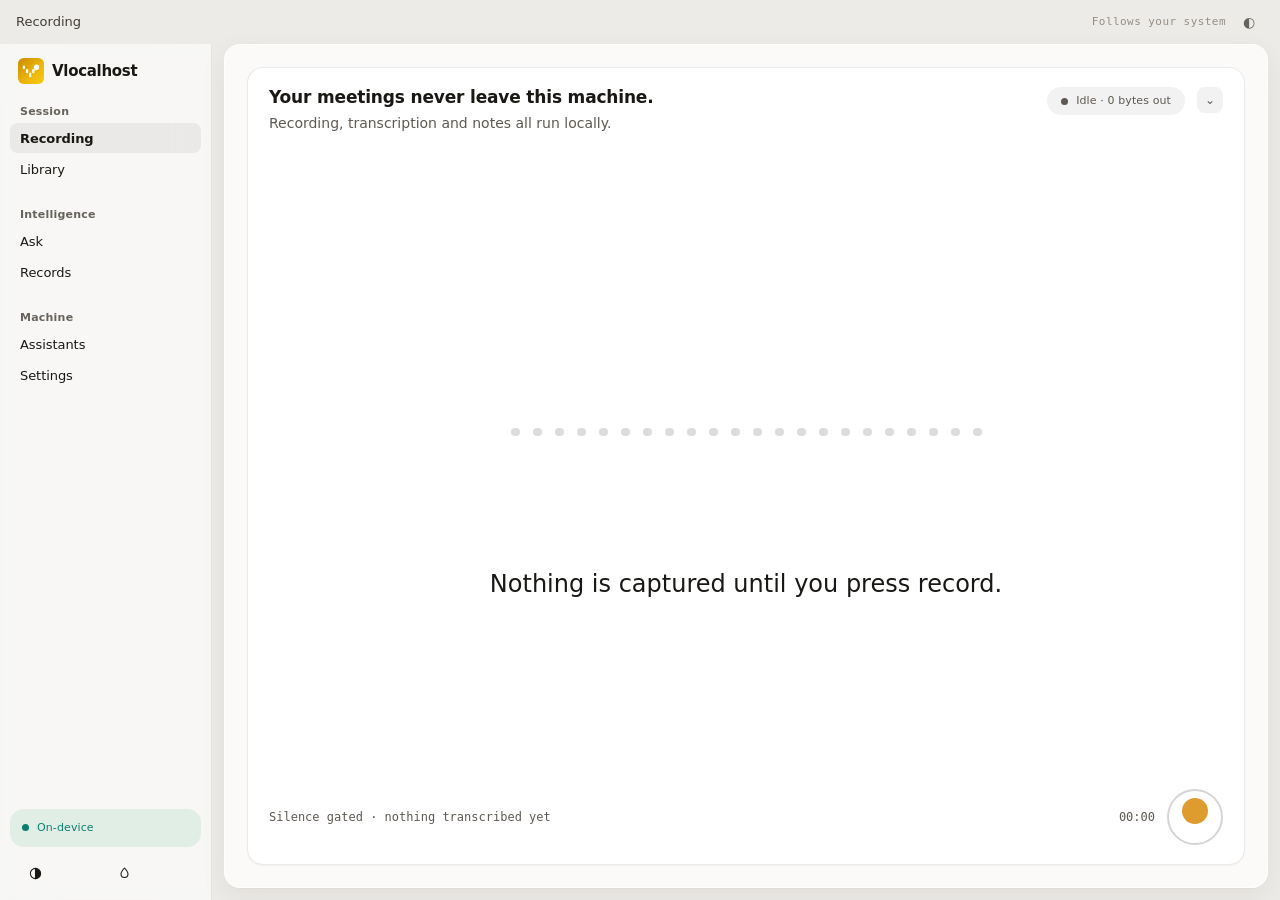
<file: ui-next/index.html>
<!doctype html>
<html lang="en">
<head>
<meta charset="utf-8">
<meta name="viewport" content="width=device-width, initial-scale=1">
<title>Vlocalhost — Aurora</title>
<!-- No font link. This app's claim is that it makes no network requests, and a
     stylesheet from fonts.googleapis.com is one, made on launch, while the pill
     in the corner reads "0 bytes out". Brand faces get bundled locally or not
     used. See tokens.css. -->
<link rel="stylesheet" href="tokens.css">
<link rel="stylesheet" href="app.css">
</head>
<body>

<div class="sky" aria-hidden="true"><b></b><b></b><b></b></div>

<!-- ================================================== FIRST RUN ========= -->
<!-- The five questions setup has always asked, in this window instead of a
     tkinter one. Same order, same wording, same defaults, same settings
     written at the end — `setup_wizard.plan()` does the deciding for both, so
     they cannot answer differently.

     It is a cover over the app rather than a sixth screen: setup is finished
     once and then never seen again, and a nav item for it would be a nav item
     that is wrong on every run after the first. -->
<div class="setup" id="setup" hidden>
  <div class="setup-card" role="dialog" aria-modal="true" aria-labelledby="su-h">
    <div class="setup-step" id="su-step">Step 1 of 5</div>
    <h1 class="h" id="su-h">Everything stays on this machine</h1>
    <p class="setup-sub" id="su-sub">A few quick questions and you're recording.
      Every answer can be changed later in Settings.</p>

    <div class="setup-body" id="su-body"></div>

    <div class="setup-foot">
      <button class="btn" id="su-back">Back</button>
      <span class="setup-outcome" id="su-outcome"></span>
      <button class="btn primary" id="su-next">Next</button>
    </div>
  </div>
</div>

<div class="app">
  <div class="chrome">
    <span class="t" id="chrome-title">Recording</span>
    <!-- Appearance. Three states, not two: "System" is the default and keeps
         dark-mode.md's rule that an app answers the systemwide choice. The
         other two are for somebody who has decided. One cycling button rather
         than three, because it lives in a 44px chrome bar. -->
    <span class="appear-wrap">
      <span class="appear-note" id="appearance-note">Follows Windows</span>
      <button class="appear" id="appearance" type="button"
              title="Appearance" aria-label="Appearance: system"></button>
    </span>
  </div>

  <div class="shell">
    <nav class="nav" aria-label="Sections">
      <!-- The mark sits in the sidebar, not the top bar: the design puts it
           at the head of the column it belongs to, and the band above the
           content is for the screen you are on. -->
      <div class="brand">
  <svg width="26" height="26" viewBox="0 0 200 200" aria-hidden="true">
  <defs><linearGradient id="g" x1="0" y1="0" x2="1" y2="1">
  <stop offset="0%" stop-color="#CA8A04"/><stop offset="55%" stop-color="#EAB308"/>
  <stop offset="100%" stop-color="#FACC15"/></linearGradient></defs>
  <rect width="200" height="200" rx="44" fill="url(#g)"/>
  <g transform="translate(19.11 23.39) scale(0.7778)" fill="#fff">
  <rect x="23" y="44" width="22" height="36" rx="11"/>
  <rect x="54" y="79" width="22" height="42" rx="11"/>
  <rect x="85" y="114" width="22" height="48" rx="11"/>
  <rect x="116" y="79" width="22" height="42" rx="11"/>
  <circle cx="158" cy="62" r="27"/><path d="M 143 79 L 131 100 L 163 81 Z"/>
  </g>
  </svg>
        <span class="wordmark">Vlocalhost</span>
      </div>
      <div class="g">Session</div>
      <button data-screen="record" aria-current="page"><span class="dot"></span>Recording</button>
      <button data-screen="library"><span class="dot"></span>Library</button>
      <div class="g">Intelligence</div>
      <button data-screen="ask"><span class="dot"></span>Ask</button>
      <!-- Only when an extension supplies records (records_provider). The free
           build never shows it: a screen that can only say "not available" is
           an advert, not a feature. -->
      <button data-screen="records" id="nav-records" hidden><span class="dot"></span>Records</button>
      <div class="g">Machine</div>
      <button data-screen="assistants"><span class="dot"></span>Assistants</button>
      <button data-screen="settings"><span class="dot"></span>Settings</button>
      <div class="foot"><b></b>On-device</div>
      <!-- View controls, in the sidebar where window chrome belongs. Appearance
           delegates to the control in the top bar rather than keeping a second
           copy of the state: that one already cycles system/light/dark and
           writes the choice to settings, so this is a second way to reach it,
           not a second source of truth. Blur is a view preference only — it
           never leaves the browser's localStorage, because nothing about how
           frosted a panel looks belongs in the engine's settings file. -->
      <div class="viewctl">
        <button class="vbtn" id="ui-theme" type="button" title="Appearance"></button>
        <button class="vbtn" id="ui-blur" type="button" title="Glass blur"></button>
      </div>
    </nav>

    <div class="body" id="body">

      <!-- ============================================ RECORDING ========== -->
      <section class="screen" id="screen-record">
        <!-- ================================================ THE STAGE ====
             The capture surface, and the one opaque thing in the window. It
             carries the meter and the sentence being said, and a translucent
             ground under moving type is where contrast and compositing cost
             fail at the same time -- so it is a solid panel, it is never
             blurred, and it never overlaps the two blurred regions.

             Every id in here was already in this screen: the stage is a new
             arrangement of the same parts, not new parts, so app.js keeps
             driving the meter, the title, the gate line and the button
             exactly as it did. -->
        <div class="stage" id="stage">
          <div class="stage-head">
            <div class="stage-id">
              <h1 class="h" id="rec-title">Your meetings never leave this machine.</h1>
              <div class="meta lede" id="rec-meta">Recording, transcription and notes all run locally.</div>
            </div>
            <span class="pill live" id="live-pill"><b></b><span id="live-text">Idle · 0 bytes out</span></span>
            <button class="stage-toggle" id="stage-toggle" aria-expanded="true"
                    aria-controls="screen-record" title="Show transcript and notes">⤡</button>
          </div>

          <div class="stage-mid">
            <div class="wave" id="wave" role="img" aria-label="Input level meter"></div>
            <!-- What is being said, large. #said-final is decoded and settled;
                 #said-prov is the tail the model has not finished with, and it
                 is deliberately under the contrast floor because it is never
                 the only copy -- the same words arrive at full ink in the Live
                 transcript below a moment later. -->
            <!-- The sentences just before it, so what was said stays on screen
                 while the stage fills the window and the full transcript is
                 folded away below. Mirrored from #lines; never the record. -->
            <div class="said-prev" id="said-prev" aria-hidden="true"></div>
            <p class="said" id="said">
              <span id="said-final">Nothing is captured until you press record.</span><span
                    id="said-prov" class="prov"></span>
            </p>
          </div>

          <div class="stage-foot">
            <span class="gate" id="gate">Silence gated · nothing transcribed yet</span>
            <span class="clock" id="clock">00:00</span>
            <button class="btn primary rec-dot" id="record" data-state="idle">● Start recording</button>
          </div>
        </div>

        <div class="under">
          <div class="actions">
            <button class="btn" id="open-folder">Open notes folder</button>
            <!-- settings.md › Task-specific options: what is captured is a
                 property of this recording, so it is changed here, beside the
                 meter that shows it. Settings holds the same control. -->
            <span class="inline-field">
              <label for="rec-source">Source</label>
              <select id="rec-source" class="sel sm" data-setting="CAPTURE_MODE">
                <option value="both">Mic + system audio</option>
                <option value="mic">Microphone only</option>
                <option value="system">System audio only</option>
              </select>
            </span>
          </div>

          <div class="firstrun" id="firstrun" hidden></div>

          <!-- Said before the button, not after the recording: finding out that
               notes cannot be written after sitting through an hour-long
               meeting is the worst possible moment to learn it. -->
          <div class="notready" id="notready" hidden>
            <strong>Recording works. Notes will not be written yet.</strong>
            <span id="notready-why"></span>
            <button class="btn" id="notready-fix">Open Settings</button>
          </div>

          <div class="sect">
            <button class="disclose" aria-expanded="true" aria-controls="transcript">
              <span class="tri" aria-hidden="true">▶</span> Live transcript
            </button>
            <div class="body-in" id="transcript" role="log" aria-live="polite" aria-relevant="additions">
              <div class="lines" id="lines">
                <div class="ln hint"><span class="ts"></span><p>Silence is ignored — lines appear when someone speaks.</p></div>
              </div>
            </div>
          </div>

          <div class="sect">
            <button class="disclose" aria-expanded="true" aria-controls="pending">
              <span class="tri" aria-hidden="true">▶</span> Summarizing
            </button>
            <div class="body-in" id="pending">
              <div class="empty" id="pending-empty">
                <strong>Notes appear here when a recording stops.</strong>
                Summarizing runs in the background, so you can start the next meeting straight away.
              </div>
              <div class="rowlist" id="rows" hidden></div>
            </div>
          </div>
        </div>
      </section>

      <section class="screen" id="screen-meeting" hidden>
        <button class="btn back" id="back">← Library</button>
        <span class="pill warm" id="m-pill">Follow-up ready to draft</span>
        <h1 class="h" id="m-title">Nexon — pricing review</h1>
        <div class="meta" id="m-meta">Tuesday 14:02 · Soham, Priya · 32 min · transcribed here</div>

        <!-- Aurora's order: the notes, and underneath them the facts. -->
        <div class="sect">
          <button class="disclose" aria-expanded="true" aria-controls="m-summary">
            <span class="tri" aria-hidden="true">▶</span> Summary
          </button>
          <div class="body-in" id="m-summary">
            <p class="summary-text" id="m-summary-text"></p>
          </div>
        </div>

        <div class="sect">
          <button class="disclose" aria-expanded="true" aria-controls="m-facts">
            <span class="tri" aria-hidden="true">▶</span> What can be checked
          </button>
          <div class="body-in" id="m-facts"></div>
        </div>

        <div class="sect">
          <button class="disclose" aria-expanded="true" aria-controls="m-next">
            <span class="tri" aria-hidden="true">▶</span> Next steps
          </button>
          <div class="body-in" id="m-next"></div>
        </div>
      </section>

      <!-- ============================================ LIBRARY ============ -->
      <section class="screen" id="screen-library" hidden>
        <h1 class="h">Library</h1>
        <div class="meta">Everything recorded on this machine</div>
        <!-- What has accumulated here, counted from the files themselves.
             Every figure is read off disk: nothing is estimated, nothing is a
             score, and there is no streak to break. It earns its place because
             the last line is the product's whole claim made at the moment the
             number is largest -- all of this exists, and none of it was sent
             anywhere. -->
        <div class="tally" id="library-tally" hidden>
          <div class="tally-n"><b id="tally-meetings">0</b><span>meetings</span></div>
          <div class="tally-n"><b id="tally-notes">0</b><span>with notes</span></div>
          <div class="tally-n"><b id="tally-size">0</b><span>on this disk</span></div>
          <div class="tally-claim">0 bytes ever sent</div>
        </div>
        <!-- Every other screen says what it will hold once it holds something;
             this one used to be the exception and simply went blank, which is
             what a new user sees before their first meeting. -->
        <div class="empty" id="library-empty" hidden>
          <strong>Nothing has been recorded yet.</strong>
          Press Start on the Recording screen. Each meeting is saved here as two
          plain files — the transcript and the notes — in a folder you can open,
          copy or delete without this app.
        </div>
        <div class="libfilter" id="library-filter" hidden>
          <div class="chips" id="library-range" role="radiogroup" aria-label="Show"></div>
          <span class="libcount" id="library-count"></span>
          <label class="libfull">
            <input type="checkbox" id="library-expand">
            <span>Show the full notes</span>
          </label>
        </div>
        <div class="liblist" id="library-rows"></div>
      </section>

      <!-- ============================================ ASK ================ -->
      <!-- Cross-meeting questions. The two rules stated at the top of
           next_actions/across.py are the two rules of this screen: "Every
           answer says what it searched" and "Every fact keeps its citation."
           Both are visible below — the scope line above an answer, and the
           meeting plus the second on every line of it. -->
      <section class="screen" id="screen-ask" hidden>
        <h1 class="h">Ask across meetings.</h1>
        <div class="meta">Every answer says what it searched, and every line names the
             meeting it came from.</div>

        

        <div class="ask-aura" id="ask-aura">
          <div class="aura-bloom" aria-hidden="true"><i></i></div>
          <div class="aura-edge">
            <i class="aura-ring" aria-hidden="true"></i>
            <div class="aura-in">
              <form class="asker" id="ask-form">
            <label class="sr" for="q">Your question</label>
            <input id="q" class="input q" type="text" autocomplete="off"
                   placeholder="What do I still owe Priya?">
            <button class="btn primary" type="submit" id="ask-btn">Ask</button>
          </form>
            </div>
          </div>
        </div>

        <!-- generative-ai.md › Inputs: "offer diverse, predefined example inputs
             that hint at what's possible for a feature". Each of these is a real
             function in across.py, not a suggestion shaped like one. -->
        <div class="chips" id="chips" role="group" aria-label="Example questions">
          <button class="chip" type="button" data-q="What do I still owe Priya?">What do I still owe…</button>
          <button class="chip" type="button" data-q="What did we decide about pricing?">What did we decide about…</button>
          <button class="chip" type="button" data-q="What is still open on the installer?">What's still open on…</button>
          <button class="chip" type="button" data-q="How did the Linux argument move over six weeks?">How did … move over time</button>
          <button class="chip" type="button" data-q="Brief me before Northwind.">Brief me before…</button>
          <button class="chip" type="button" data-q="What has gone stale in the last 14 days?">What's gone stale</button>
        </div>

        <!-- What is searchable, stated before anything is asked. Answers read
             cached packs and never extract, which is why they arrive in
             milliseconds and why an unindexed meeting is simply absent. -->
        <div class="strip" id="index-strip">
          <div class="strip-body">
            <div class="index-ticks" id="index-ticks" aria-hidden="true"></div>
            <div class="strip-t" id="index-t">38 of 41 meetings indexed</div>
            <div class="strip-s" id="index-s">3 have no context pack yet, so nothing in them can be searched or cited.</div>
          </div>
          <button class="btn" id="index-btn">Index 3 meetings</button>
        </div>

        <div id="answer" aria-live="polite">
          <div class="empty" id="ask-empty">
            <strong>Nothing has been asked yet.</strong>
            Answers are assembled from context packs already on this machine. No question
            leaves it, and no answer is written by a model: every line below one names the
            meeting and the second it came from.
          </div>

        
        </div>
      </section>

      <!-- ============================================ ASSISTANTS ========= -->
      <!-- Three questions, in the order people actually ask them: how do I
           connect one, what will it be able to see, and what has it looked at.
           The third is the one no config-file integration ever answers, which
           is why it gets equal room rather than a line in Settings. -->
      <section class="screen" id="screen-records" hidden>
        <h1 class="h">Every conversation, in your format.</h1>
        <div class="lede rec-lede">Pick the record your business keeps after a conversation, check it
          once, and every meeting after fills it. Each value points at the line it came from.</div>
        <div class="rec-follow" id="rec-follow" hidden><b></b>Filling after every meeting while this window is open</div>
        <div class="rec-err" id="rec-err" role="alert" hidden></div>
        <div id="rec-view" aria-live="polite"></div>
      </section>

      <section class="screen" id="screen-assistants" hidden>
        <h1 class="h">Assistants</h1>
        <div class="meta">What a connected assistant may read from this machine</div>

        <div class="sect">
          <button class="disclose" aria-expanded="true" aria-controls="a-connect">
            <span class="tri" aria-hidden="true">▶</span> Connect one
          </button>
          <div class="body-in" id="a-connect">
            <div class="rowlist" id="host-rows"></div>
            <div class="sub">
              <button class="disclose" aria-expanded="false" aria-controls="a-manual">
                <span class="tri" aria-hidden="true">▶</span> Something else
              </button>
              <div class="body-in" id="a-manual" hidden>
                <p class="note">Any client that speaks MCP over stdio. Paste this into its
                  server list — it names this machine's own binary, so nothing is fetched.</p>
                <pre class="preview" id="mcp-json" tabindex="0"></pre>
                <div class="actions"><button class="btn" id="copy-json">Copy configuration</button></div>
                <p class="outcome" id="json-outcome" hidden></p>
              </div>
            </div>
          </div>
        </div>

        <div class="sect">
          <button class="disclose" aria-expanded="true" aria-controls="a-scope">
            <span class="tri" aria-hidden="true">▶</span> What it can see
          </button>
          <div class="body-in" id="a-scope">
            <!-- privacy.md › Best practices: "Give people precise control over
                 their data by making your permission requests as specific as
                 possible." A window in days is the precise version of "the
                 archive". -->
            <div class="form narrow">
              <div class="field">
                <label for="scope-days">Reach back</label>
                <div class="ctl">
                  <select id="scope-days" class="sel">
                    <option value="0" selected>Everything</option>
                    <option value="7">The last 7 days</option>
                    <option value="30">The last 30 days</option>
                    <option value="90">The last 90 days</option>
                    <option value="180">The last 180 days</option>
                  </select>
                  <p class="hint" id="scope-hint"></p>
                </div>
              </div>
            </div>
            <p class="note">Off by default, deliberately. Unlimited is what every existing
              install already does, and turning a limit on inside an update would break a
              working setup to protect someone from a risk they had already accepted.</p>

            <div class="two">
              <div class="panel">
                <div class="panel-k">It can read</div>
                <ul class="ticks">
                  <li>The notes written for each meeting</li>
                  <li>Context packs — decisions, actions, open questions, risks</li>
                  <li>Meeting titles, times and durations</li>
                </ul>
              </div>
              <div class="panel">
                <div class="panel-k">It can never read</div>
                <ul class="ticks no">
                  <li>The audio — it is not kept once a meeting ends</li>
                  <li>Anything outside the notes folder</li>
                  <li>A meeting older than the window above</li>
                </ul>
              </div>
            </div>
            <p class="note">A refused meeting says it was refused. A silent omission would let
              an assistant answer “you have no commitments” from half an archive.</p>
          </div>
        </div>

        <div class="sect">
          <button class="disclose" aria-expanded="true" aria-controls="a-audit">
            <span class="tri" aria-hidden="true">▶</span> What it has read
          </button>
          <div class="body-in" id="a-audit">
            <div class="rowlist" id="audit-rows"></div>
            <div class="empty" id="audit-empty" hidden>
              <strong>Nothing has been read yet.</strong>
              Every time a connected assistant opens a meeting, it is written here.
            </div>
          </div>
        </div>
      </section>

      <!-- ============================================ SETTINGS =========== -->
      <section class="screen" id="screen-settings" hidden>
        <h1 class="h">Settings</h1>
        <div class="meta">Written to settings.json on this machine</div>

        <!-- feedback.md: feedback belongs in the interface, not in an alert.
             A setting saves the moment it changes, and says so here. -->
        <p class="saved" id="saved" hidden></p>

        <div class="sect">
          <button class="disclose" aria-expanded="true" aria-controls="s-capture">
            <span class="tri" aria-hidden="true">▶</span> Capture
          </button>
          <div class="body-in form" id="s-capture">
            <div class="field">
              <label for="set-source">Capture source</label>
              <div class="ctl">
                <select id="set-source" class="sel" data-setting="CAPTURE_MODE">
                  <option value="both">Mic + system audio</option>
                  <option value="mic">Microphone only</option>
                  <option value="system">System audio only</option>
                </select>
                <p class="hint">Both ends of a call. No bot joins the meeting.</p>
              </div>
            </div>
            <div class="field">
              <label for="set-device">Input device</label>
              <div class="ctl">
                <select id="set-device" class="sel" data-setting="INPUT_DEVICE">
                  <option value="">System default</option>
                  <option>Microphone Array (Realtek)</option>
                  <option>Headset (Jabra Evolve2)</option>
                  <option>BlackHole 2ch</option>
                </select>
              </div>
            </div>
            <div class="field">
              <label for="set-mic-backend">Recorded by</label>
              <div class="ctl">
                <select id="set-mic-backend" class="sel" data-setting="MIC_BACKEND">
                  <option value="auto">Automatic</option>
                  <option value="sounddevice">sounddevice</option>
                  <option value="soundcard">soundcard</option>
                </select>
                <!-- config.py carries the incident this exists for: one
                     backend distorted a user's voice for the other people on a
                     Teams call, reproducibly. Leave it on Automatic unless
                     that is happening to you. -->
                <p class="note">Which library takes the microphone. Change it only if
                  other people say your voice sounds wrong on a call.</p>
              </div>
            </div>
            <div class="field">
              <label for="set-vad">Voice detection</label>
              <div class="ctl">
                <select id="set-vad" class="sel" data-setting="VAD_ENGINE">
                  <option value="silero">Silero — a model of speech</option>
                  <option value="webrtc">WebRTC — cheaper, no model</option>
                </select>
                <p class="hint">WebRTC calls most music and café noise speech, so an utterance
                  never ends. It is a fallback, not a choice.</p>
              </div>
            </div>
            <div class="field">
              <label for="set-thresh">Sensitivity</label>
              <div class="ctl">
                <span class="slider">
                  <input id="set-thresh" type="range" min="0" max="1" step="0.05" value="0.5"
                         data-setting="VAD_THRESHOLD">
                  <output for="set-thresh" id="thresh-out">0.50</output>
                </span>
                <p class="hint">Lower hears more, and admits more noise. 0.50 measured best.</p>
              </div>
            </div>
            <div class="field">
              <label for="set-silence">End an utterance after</label>
              <div class="ctl">
                <span class="suffixed">
                  <input id="set-silence" class="input num" type="number" min="200" max="5000"
                         step="100" value="800" data-setting="SILENCE_TIMEOUT_MS">
                  <span class="suffix">ms of silence</span>
                </span>
              </div>
            </div>
          </div>
        </div>

        <div class="sect">
          <button class="disclose" aria-expanded="true" aria-controls="s-lang">
            <span class="tri" aria-hidden="true">▶</span> Language
          </button>
          <div class="body-in form" id="s-lang">
            <div class="field">
              <label for="set-spoken">Spoken language</label>
              <div class="ctl">
                <select id="set-spoken" class="sel" data-setting="WHISPER_LANGUAGE">
                  <option value="">Detect it</option>
                  <option value="en" selected>English</option>
                  <option value="hi">Hindi</option>
                  <option value="de">German</option>
                  <option value="fr">French</option>
                  <option value="es">Spanish</option>
                  <option value="ja">Japanese</option>
                </select>
                <p class="hint">Naming it beats detection on a short meeting.</p>
              </div>
            </div>
            <!-- toggles.md › Radio buttons: "In rare cases where a single
                 checkbox doesn't clearly communicate the opposing states, you
                 can use a pair of radio buttons, each with a label that
                 specifies the state it controls." Translate is not not-transcribe. -->
            <div class="field">
              <span class="label-as-text" id="task-label">Whisper writes</span>
              <div class="ctl radiogroup" role="radiogroup" aria-labelledby="task-label">
                <label class="radio"><input type="radio" name="task" value="transcribe" checked
                  data-setting="WHISPER_TASK"><span>What was said, in the language it was said in</span></label>
                <label class="radio"><input type="radio" name="task" value="translate"
                  data-setting="WHISPER_TASK"><span>An English translation of it</span></label>
              </div>
            </div>
            <div class="field">
              <label for="set-notes-lang">Notes language</label>
              <div class="ctl">
                <select id="set-notes-lang" class="sel" data-setting="NOTES_LANGUAGE">
                  <option value="en" selected>English</option>
                  <option value="hi">Hindi</option>
                  <option value="de">German</option>
                  <option value="fr">French</option>
                  <option value="es">Spanish</option>
                </select>
                <p class="hint">The notes can be written in a language the meeting was not held in.</p>
              </div>
            </div>
          </div>
        </div>

        <div class="sect">
          <button class="disclose" aria-expanded="true" aria-controls="s-notes">
            <span class="tri" aria-hidden="true">▶</span> Summaries
          </button>
          <div class="body-in form" id="s-notes">
            <div class="field">
              <label for="set-engine">Written by</label>
              <div class="ctl">
                <select id="set-engine" class="sel" data-setting="SUMMARY_ENGINE">
                  <option value="ollama" selected>Ollama</option>
                  <option value="ctranslate2">CTranslate2 — in this process</option>
                  <option value="custom">Something else…</option>
                </select>
                <p class="hint" id="engine-hint">Ollama manages its own models. Nothing is downloaded here.</p>
              </div>
            </div>
            <div class="field" id="model-field">
              <label for="set-model">Model</label>
              <div class="ctl">
                <input id="set-model" class="input mono" type="text" value="llama3.2"
                       placeholder="llama3.2" data-setting="OLLAMA_MODEL" spellcheck="false">
                <p class="hint" id="model-hint">Any model the engine above already has. Pull it first.</p>
              </div>
            </div>
            <p class="note">Notes are written one at a time. Two local model calls at once
              makes both slow rather than either fast.</p>
          </div>
        </div>

        <div class="sect">
          <button class="disclose" aria-expanded="true" aria-controls="s-machine">
            <span class="tri" aria-hidden="true">▶</span> Transcription model
          </button>
          <div class="body-in form" id="s-machine">
            <div class="field">
              <label for="set-whisper">Size</label>
              <div class="ctl">
                <select id="set-whisper" class="sel" data-setting="WHISPER_MODEL">
                  <option value="tiny" selected>tiny — fastest</option>
                  <option value="base">base — pinned revision</option>
                  <option value="small">small — best transcript</option>
                </select>
                <p class="hint">Larger is better when nothing else needs the machine.</p>
              </div>
            </div>
            <div class="field">
              <label for="set-beam">Search width</label>
              <div class="ctl">
                <select id="set-beam" class="sel" data-setting="WHISPER_BEAM_SIZE">
                  <option value="1">1 — greedy, markedly faster</option>
                  <option value="5">5 — best transcript, 2–3× the CPU</option>
                </select>
                <p class="hint">On short meeting utterances greedy is barely less
                  accurate, which is why it is the default.</p>
              </div>
            </div>
            <div class="field">
              <label for="set-partial-ms">Provisional text every</label>
              <div class="ctl">
                <span class="suffixed">
                  <input id="set-partial-ms" class="input num" type="number" min="200"
                         max="5000" step="100" value="500" data-setting="PARTIAL_INTERVAL_MS">
                  <span class="suffix">ms — a floor, not a promise</span>
                </span>
                <!-- Provisional work is skipped whenever a finished utterance is
                     waiting, so on a slow machine this stretches rather than
                     stealing the model from the transcript that gets saved. -->
                <p class="hint">The grey text that appears before a sentence is final.
                  It never delays the saved transcript.</p>
              </div>
            </div>
            <div class="field">
              <label for="set-partial-model">Provisional text uses</label>
              <div class="ctl">
                <input id="set-partial-model" class="input wide" type="text"
                       placeholder="empty — the model above" spellcheck="false"
                       data-setting="PARTIAL_MODEL">
                <p class="hint">A smaller model refreshes the guess about twice as often,
                  at ~66 MB and one more download on first run. Empty is the default
                  because the product should work offline the moment it is installed.</p>
              </div>
            </div>
            <div class="field">
              <label for="set-device-c">Runs on</label>
              <div class="ctl">
                <select id="set-device-c" class="sel" data-setting="WHISPER_DEVICE">
                  <option value="cpu" selected>CPU</option>
                  <option value="cuda">CUDA</option>
                </select>
              </div>
            </div>
            <div class="field">
              <label for="set-compute">Precision</label>
              <div class="ctl">
                <select id="set-compute" class="sel" data-setting="WHISPER_COMPUTE">
                  <option value="int8" selected>int8 — fast on CPU</option>
                  <option value="float16">float16 — needs a GPU</option>
                </select>
              </div>
            </div>
            <div class="field">
              <label for="set-threads">CPU threads</label>
              <div class="ctl">
                <span class="suffixed">
                  <input id="set-threads" class="input num" type="number" min="0" max="64"
                         value="0" data-setting="WHISPER_CPU_THREADS">
                  <span class="suffix">0 = as many as there are</span>
                </span>
              </div>
            </div>
            <div class="field">
              <label for="set-release">Free the model when idle</label>
              <div class="ctl">
                <label class="sw"><input id="set-release" type="checkbox" checked
                  data-setting="RELEASE_MODEL_WHEN_IDLE"><i></i></label>
                <p class="hint">Gives the RAM back between meetings, and pays to load it again.</p>
              </div>
            </div>
          </div>
        </div>

        <div class="sect">
          <button class="disclose" aria-expanded="true" aria-controls="s-deliver">
            <span class="tri" aria-hidden="true">▶</span> Delivery
          </button>
          <div class="body-in form" id="s-deliver">
            <!-- toggles.md › Switches: "you might use a switch to let people turn
                 on or off a group of settings, instead of just one setting." The
                 three under it are checkboxes because, per the same page, "the
                 visual style of checkboxes helps them align well and communicate
                 grouping". -->
            <div class="field">
              <label for="set-deliver">Send the notes when a meeting ends</label>
              <div class="ctl">
                <label class="sw"><input id="set-deliver" type="checkbox"><i></i></label>
                <p class="hint">Everything under this needs the network.</p>
              </div>
            </div>
            <div class="field sub-field" id="deliver-group">
              <span class="label-as-text">Which means</span>
              <div class="ctl checks">
                <label class="check"><input type="checkbox" checked data-setting="EMAIL_SUMMARY_TO_SELF"><span>Email them to me</span></label>
                <label class="check"><input type="checkbox" data-setting="EMAIL_SUMMARY_TO_ATTENDEES"><span>Email them to everyone who was invited</span></label>
                <label class="check"><input type="checkbox" data-setting="POST_NOTES_TO_EVENT"><span>Post them on the calendar event</span></label>
              </div>
            </div>
            <div class="field">
              <label for="set-cal">Calendar</label>
              <div class="ctl">
                <select id="set-cal" class="sel" data-setting="CALENDAR_PROVIDER">
                  <option value="">Not connected</option>
                  <option value="microsoft">Microsoft 365</option>
                  <option value="google">Google Calendar</option>
                </select>
              </div>
            </div>
            <div class="field">
              <label for="set-autostart">Start when a meeting starts</label>
              <div class="ctl">
                <label class="sw"><input id="set-autostart" type="checkbox"
                  data-setting="AUTO_START_FROM_CALENDAR"><i></i></label>
                <p class="hint">The scheduler reads a local copy. It never reaches the network itself.</p>
              </div>
            </div>
          </div>
        </div>

        <div class="sect">
          <button class="disclose" aria-expanded="true" aria-controls="s-keys">
            <span class="tri" aria-hidden="true">▶</span> Shortcut
          </button>
          <div class="body-in form" id="s-keys">
            <div class="field">
              <label for="set-hotkey-on">System-wide record key</label>
              <div class="ctl">
                <label class="sw"><input id="set-hotkey-on" type="checkbox" checked
                  data-setting="HOTKEY_ENABLED"><i></i></label>
              </div>
            </div>
            <div class="field" id="hotkey-field">
              <label for="set-hotkey">The chord</label>
              <div class="ctl">
                <input id="set-hotkey" class="input mono" type="text" value="ctrl+shift+space"
                       data-setting="HOTKEY" spellcheck="false">
                <p class="hint">Taken from every other application on the machine, so pick one
                  nothing else wants.</p>
              </div>
            </div>
          </div>
        </div>

        <div class="sect">
          <button class="disclose" aria-expanded="true" aria-controls="s-calls">
            <span class="tri" aria-hidden="true">▶</span> Calls
          </button>
          <div class="body-in form" id="s-calls">
            <div class="field">
              <label for="set-meet-prompt">Offer to take notes when a call starts</label>
              <div class="ctl">
                <label class="sw"><input id="set-meet-prompt" type="checkbox" checked
                  data-setting="MEETING_PROMPT"><i></i></label>
                <p class="hint">When Zoom, Teams, Meet or another app opens the microphone, a small
                  window asks. Nothing records until you click. Noticing reads which app holds
                  the microphone — no audio, nothing sent.</p>
                <p class="hint" id="meet-unsupported" hidden>Windows only in this release.</p>
              </div>
            </div>
            <div class="field" id="meet-stop-field">
              <label for="set-meet-stop">Save when the call ends</label>
              <div class="ctl">
                <label class="sw"><input id="set-meet-stop" type="checkbox" checked
                  data-setting="MEETING_AUTO_STOP"><i></i></label>
                <p class="hint">After a 20-second countdown you can cancel. Off, a recording runs
                  until you stop it.</p>
              </div>
            </div>
            <div class="field" id="meet-ignore-field">
              <span class="label-as-text">Never ask for</span>
              <div class="ctl">
                <input id="set-meet-ignore" type="hidden" data-setting="MEETING_PROMPT_IGNORE">
                <div class="chips" id="meet-ignore-chips" role="list"></div>
                <p class="hint" id="meet-ignore-empty">No apps. Choose “Don't ask” on the offer to add one.</p>
              </div>
            </div>
          </div>
        </div>

        <div class="sect">
          <button class="disclose" aria-expanded="true" aria-controls="s-privacy">
            <span class="tri" aria-hidden="true">▶</span> Privacy
          </button>
          <div class="body-in form" id="s-privacy">
            <div class="field">
              <label for="set-sealed">Sealed mode</label>
              <div class="ctl">
                <label class="sw"><input id="set-sealed" type="checkbox" data-setting="SEALED_MODE"><i></i></label>
                <p class="hint">Refuse every outbound connection, whatever else is set.
                  An administrator turning this on across a fleet is the whole point of it.</p>
              </div>
            </div>
            <div class="field">
              <label for="set-out">Notes folder</label>
              <div class="ctl">
                <span class="withbtn">
                  <input id="set-out" class="input mono" type="text" value="notes"
                         data-setting="OUTPUT_DIR" spellcheck="false">
                  <button class="btn" type="button" id="choose-out">Choose…</button>
                </span>
              </div>
            </div>
            <div class="field">
              <label for="set-remind">Check for a new version</label>
              <div class="ctl">
                <select id="set-remind" class="sel" data-setting="UPDATE_REMINDER_DAYS">
                  <option value="0">Never</option>
                  <option value="7" selected>Weekly</option>
                  <option value="30">Monthly</option>
                </select>
                <p class="hint">A reminder, computed from the date on this machine. Nothing is fetched.</p>
              </div>
            </div>
          </div>
        </div>

        <!-- Collapsed. These import and run code the user names — no more
             privileged than config.py was, same user and same machine, but
             worth being explicit about. -->
        <div class="sect">
          <button class="disclose" aria-expanded="false" aria-controls="s-adv">
            <span class="tri" aria-hidden="true">▶</span> Advanced
          </button>
          <div class="body-in form" id="s-adv" hidden>
            <p class="note warn">The two fields below name a Python class this app will import
              and run. Point them at code you wrote or trust.</p>
            <div class="field">
              <label for="set-ct">Speech engine</label>
              <div class="ctl">
                <input id="set-ct" class="input mono" type="text" placeholder="module:ClassName"
                       data-setting="CUSTOM_TRANSCRIBER" spellcheck="false">
                <p class="hint">Empty means faster-whisper.</p>
              </div>
            </div>
            <div class="field">
              <label for="set-cs">Notes engine</label>
              <div class="ctl">
                <input id="set-cs" class="input mono" type="text" placeholder="module:ClassName"
                       data-setting="CUSTOM_SUMMARIZER" spellcheck="false">
                <p class="hint">Empty means the engine chosen under Summaries.</p>
              </div>
            </div>
            <div class="field">
              <label for="set-notes-model">Notes model weights</label>
              <div class="ctl">
                <input id="set-notes-model" class="input mono wide" type="text"
                       placeholder="a .gguf file, or a converted model folder"
                       data-setting="NOTES_MODEL" spellcheck="false">
                <!-- Only read by the engines that run a model in this process
                     (ctranslate2, llamacpp). Ollama manages its own weights and
                     ignores this entirely. -->
                <p class="hint">Only for an engine that runs the model in this process.
                  Ollama ignores it.</p>
              </div>
            </div>
            <div class="field">
              <label for="set-url">Ollama server</label>
              <div class="ctl">
                <input id="set-url" class="input mono" type="text" value="http://localhost:11434"
                       data-setting="OLLAMA_URL" spellcheck="false">
              </div>
            </div>
            <div class="field">
              <label for="set-ctx">Context window</label>
              <div class="ctl">
                <span class="suffixed">
                  <input id="set-ctx" class="input num wide" type="number" min="2048" max="131072"
                         step="1024" value="16384" data-setting="OLLAMA_NUM_CTX">
                  <span class="suffix">tokens · more needs more RAM</span>
                </span>
              </div>
            </div>
            <div class="field">
              <label for="set-chunk">Split a long meeting every</label>
              <div class="ctl">
                <span class="suffixed">
                  <input id="set-chunk" class="input num" type="number" min="200" max="4000"
                         step="100" value="800" data-setting="NOTES_CHUNK_WORDS">
                  <span class="suffix">words</span>
                </span>
              </div>
            </div>
          </div>
        </div>

        <!-- ==================================== YOU ====================== -->
        <!-- What first-run asked, changeable here. These two reach the model
             as a system message and change emphasis and wording only; the
             rules that decide what goes in the notes sit after them in the
             prompt and stay absolute. Blank is a valid answer and turns the
             whole thing off. -->
        <div class="sect">
          <button class="disclose" aria-expanded="true" aria-controls="s-appearance">
            <span class="tri" aria-hidden="true">▶</span> Appearance
          </button>
          <div class="body-in form" id="s-appearance">
            <div class="field">
              <label for="set-appearance">Theme</label>
              <div class="ctl">
                <select id="set-appearance" class="sel" data-setting="APPEARANCE">
                  <option value="system">Follow the system</option>
                  <option value="light">Light</option>
                  <option value="dark">Dark</option>
                </select>
                <p class="hint">The same choice as the toggle at the top of the
                  window. "Follow the system" is the default, so the app answers
                  your OS setting unless you say otherwise.</p>
              </div>
            </div>
          </div>
        </div>

        <div class="sect">
          <button class="disclose" aria-expanded="true" aria-controls="s-vocab">
            <span class="tri" aria-hidden="true">▶</span> Your vocabulary
          </button>
          <div class="body-in form" id="s-vocab">
            <div class="field">
              <label for="set-glossary">Words to expect</label>
              <div class="ctl">
                <textarea id="set-glossary" class="input wide" rows="5"
                          placeholder="One per line&#10;Helius&#10;BFSI&#10;Chanakya"
                          data-setting="GLOSSARY"></textarea>
                <p class="hint">Names, products, clients, acronyms — the words a
                  general speech model has never met. They are handed to the
                  recogniser before it listens, so it expects them.</p>
                <p class="note">Nothing is uploaded and the model is not
                  changed. Delete a line and it is gone from the next recording.
                  The first <b>16</b> are used — measured as the point past
                  which transcription slows sharply, so put the ones that matter
                  at the top.</p>
              </div>
            </div>
          </div>
        </div>

        <div class="sect">
          <button class="disclose" aria-expanded="true" aria-controls="s-you">
            <span class="tri" aria-hidden="true">▶</span> You
          </button>
          <div class="body-in form" id="s-you">
            <div class="field">
              <label for="set-user-field">Area of work</label>
              <div class="ctl">
                <select id="pick-user-field" class="sel"
                        aria-label="Choose an area of work"></select>
                <input id="set-user-field" class="input wide" type="text"
                       placeholder="type your own" hidden
                       data-setting="USER_FIELD">
                <p class="hint">Pick one, or choose "Something else" to type your
                  own. Leave empty to turn personalisation off.</p>
              </div>
            </div>
            <div class="field">
              <label for="set-user-tone">Notes should read</label>
              <div class="ctl">
                <select id="pick-user-tone" class="sel"
                        aria-label="Choose how the notes should read"></select>
                <input id="set-user-tone" class="input wide" type="text"
                       placeholder="describe your own" hidden
                       data-setting="USER_TONE">
                <p class="hint">Pick one, or choose "Something else" to describe
                  your own.</p>
              </div>
            </div>
            <div class="field">
              <label for="set-user-context">Anything else</label>
              <div class="ctl">
                <input id="set-user-context" class="input wide" type="text"
                       placeholder="not set" data-setting="USER_CONTEXT">
                <p class="hint">Optional. Applies to the next meeting — nothing
                  to rebuild.</p>
              </div>
            </div>
          </div>
        </div>

        <!-- ==================================== THIS MACHINE ============= -->
        <!-- Parity with the tkinter Settings tab. These are actions rather
             than settings, which is why they sit apart from everything above:
             nothing here is saved, each one does something now and says what
             happened. Every handler calls a Core module, so this window and
             the old one cannot disagree about the machine they are on. -->
        <div class="sect">
          <button class="disclose" aria-expanded="true" aria-controls="s-machine-actions">
            <span class="tri" aria-hidden="true">▶</span> This machine
          </button>
          <div class="body-in form" id="s-machine-actions">

            <div class="field">
              <label>Version</label>
              <div class="ctl act">
                <span class="val" id="mach-version">—</span>
                <button class="btn" id="mach-update">Check for updates</button>
                <!-- The only button in this window that opens a socket. It
                     says so, because an app whose pill reads "0 bytes out"
                     should never surprise anyone with a request. -->
                <span class="note">Reaches the network. Only when you press it.</span>
              </div>
            </div>

            <div class="field">
              <label>Notes engine</label>
              <div class="ctl act">
                <span class="val" id="mach-engine">—</span>
                <button class="btn" id="mach-engine-check">Re-check</button>
              </div>
            </div>

            <div class="field">
              <label>Performance</label>
              <div class="ctl act">
                <span class="val" id="mach-perf">—</span>
                <button class="btn" id="mach-bench">Benchmark this machine</button>
                <span class="note">Transcribes ten seconds of speech. Takes a moment.</span>
              </div>
            </div>

            <div class="field">
              <label>Folders</label>
              <div class="ctl act">
                <button class="btn" id="mach-notes-folder">Open notes folder</button>
                <button class="btn" id="mach-config-folder">Open config folder</button>
              </div>
            </div>

            <div class="field">
              <label>Help</label>
              <div class="ctl act">
                <button class="btn" id="mach-guide">Setup guide</button>
                <button class="btn" id="mach-support">Support page</button>
                <button class="btn" id="mach-report">Save a problem report</button>
                <span class="note">The report is redacted before it is written.</span>
              </div>
            </div>

          </div>
        </div>
      </section>

    </div>
  </div>
</div>

<script src="app.js"></script>
</body>
</html>
</file>
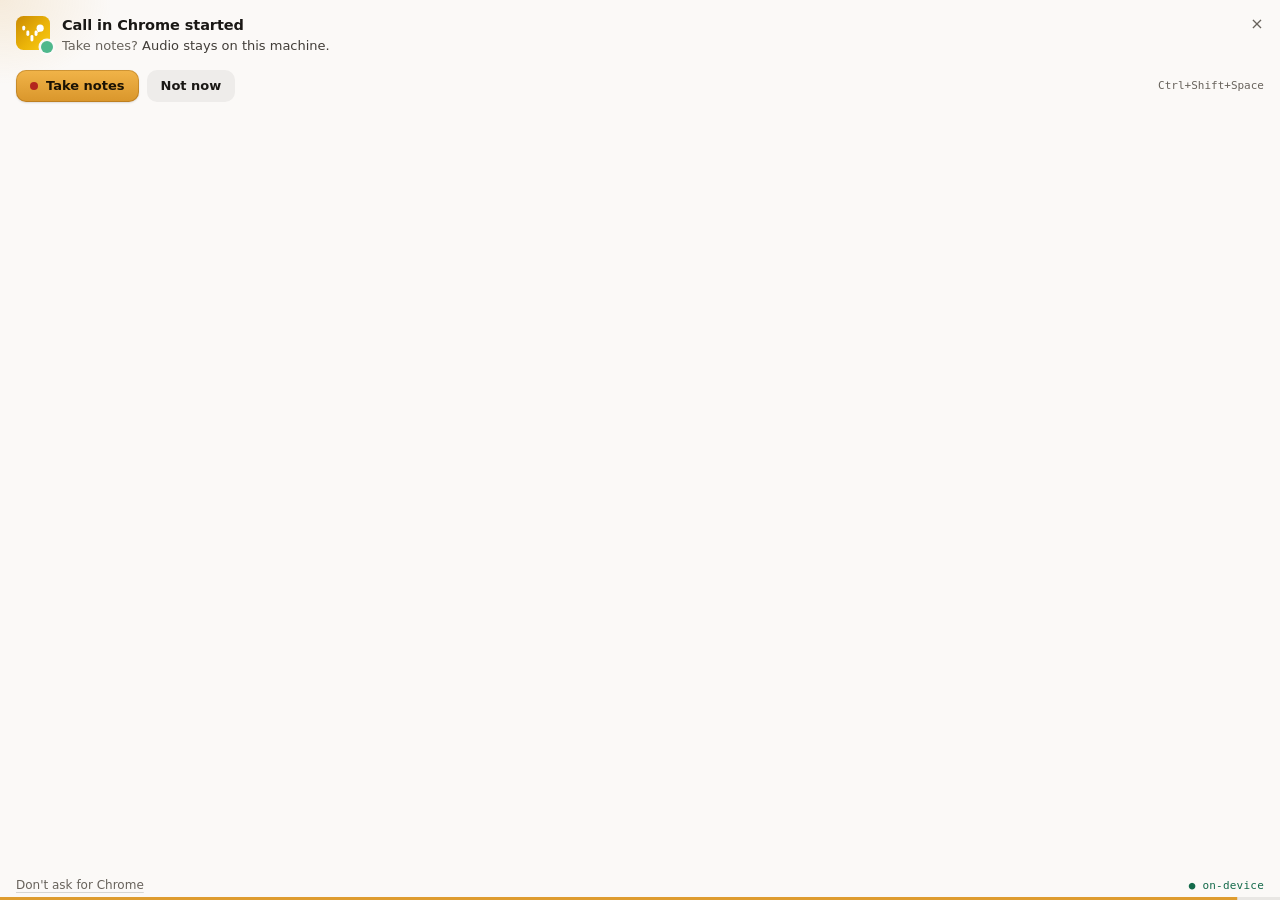
<file: ui-next/prompt.html>
<!doctype html>
<html lang="en">
<head>
<meta charset="utf-8">
<meta name="viewport" content="width=device-width, initial-scale=1">
<title>Vlocalhost — call</title>
<!-- The offer that appears when a call starts, and the countdown when one ends.
     Drawn for exactly 372x148 CSS px (meeting_prompt.WIDTH/HEIGHT). It never
     takes focus -- the window is created with focus=False -- so every control
     here is a click target, and none depends on the keyboard. -->
<link rel="stylesheet" href="tokens.css">
<style>
  html, body { margin: 0; height: 100%; overflow: hidden; }
  body {
    font: 400 13px/1.45 var(--f);
    color: var(--ink1);
    background: var(--panel-flat);
    -webkit-user-select: none; user-select: none;
    cursor: default;
  }
  /* A faint amber wash in the corner the mark sits in -- the aurora, at the
     size of a notification. Text never sits on it: it fades out by the title. */
  body::before {
    content: ""; position: fixed; inset: 0; pointer-events: none;
    background: radial-gradient(160px 120px at 0% 0%, var(--amber-soft), transparent 70%);
  }
  .card { position: relative; height: 100%; box-sizing: border-box;
          padding: 16px 16px 0 16px; display: flex; flex-direction: column; }

  .head { display: flex; align-items: flex-start; gap: 12px; }
  .mark { flex: 0 0 auto; width: 34px; height: 34px; position: relative; }
  .mark svg { display: block; }
  /* The live dot: mint means "on this machine", the product's one meaning. */
  .mark .live { position: absolute; right: -3px; bottom: -3px; width: 12px; height: 12px;
                border-radius: 50%; background: var(--mint); box-shadow: 0 0 0 2.5px var(--panel-flat); }
  .mode-recording .mark .live, .mode-ended .mark .live { background: var(--risk); }
  .mode-recording .mark .live { animation: beat 1.4s ease-in-out infinite; }
  @keyframes beat { 50% { transform: scale(.72); opacity: .7; } }

  .words { flex: 1 1 auto; min-width: 0; }
  .title { font: 600 14.5px/1.3 var(--f); letter-spacing: -.005em;
           white-space: nowrap; overflow: hidden; text-overflow: ellipsis; }
  .sub { color: var(--ink3); margin-top: 2px; white-space: nowrap;
         overflow: hidden; text-overflow: ellipsis; }
  .sub b { font-weight: 500; color: var(--ink2); }

  .x { flex: 0 0 auto; width: 26px; height: 26px; margin: -5px -6px 0 0;
       border: 0; border-radius: 8px; background: transparent; color: var(--ink3);
       font: 400 16px/1 var(--f); display: grid; place-items: center; }
  .x:hover { background: var(--btn); color: var(--ink1); }

  .row { display: flex; align-items: center; gap: 8px; margin-top: 14px; }
  button.b { height: 32px; padding: 0 14px; border-radius: 10px; border: 0;
             font: 600 13px/1 var(--f); display: inline-flex; align-items: center; gap: 8px; }
  .primary { background: var(--amber-grad); color: var(--amber-ink);
             box-shadow: inset 0 0 0 1px var(--amber-edge), 0 1px 2px rgba(0,0,0,.12); }
  .primary:hover { filter: brightness(1.05); }
  .primary:active { transform: translateY(1px); }
  .primary .rec { width: 8px; height: 8px; border-radius: 50%; background: #B3261E; }
  .ghost { background: var(--btn); color: var(--ink1); }
  .ghost:hover { background: var(--glass-strong); }
  .kbd { font: 500 11px/1 var(--m); color: var(--ink3); margin-left: auto;
         white-space: nowrap; }

  .foot { margin-top: auto; display: flex; align-items: center; height: 30px; }
  .link { border: 0; background: none; padding: 0; color: var(--ink3);
          font: 400 12px/1 var(--f); text-decoration: underline;
          text-decoration-color: var(--hair2); text-underline-offset: 3px; }
  .link:hover { color: var(--ink1); text-decoration-color: currentColor; }
  .private { margin-left: auto; font: 500 11px/1 var(--m); color: var(--mint-t);
             letter-spacing: .02em; }

  /* The time left, as a bar that drains. Paused while the pointer is on the
     card, because reading a sentence should not cost you the chance to act. */
  .bar { position: absolute; left: 0; right: 0; bottom: 0; height: 3px; background: var(--hair); }
  .bar i { display: block; height: 100%; width: 100%; background: var(--amber);
           transform-origin: left; }
  .mode-ended .bar i { background: var(--risk); }

  .in { animation: rise .28s cubic-bezier(.2,.8,.2,1) both; }
  @keyframes rise { from { opacity: 0; transform: translateY(8px); } }
  @media (prefers-reduced-motion: reduce) {
    .in, .mode-recording .mark .live { animation: none; }
  }
  [hidden] { display: none !important; }
</style>
</head>
<body>
<div class="card in" id="card">
  <div class="head">
    <div class="mark" aria-hidden="true">
      <svg width="34" height="34" viewBox="0 0 200 200">
        <defs><linearGradient id="g" x1="0" y1="0" x2="1" y2="1">
        <stop offset="0%" stop-color="#CA8A04"/><stop offset="55%" stop-color="#EAB308"/>
        <stop offset="100%" stop-color="#FACC15"/></linearGradient></defs>
        <rect width="200" height="200" rx="44" fill="url(#g)"/>
        <g transform="translate(19.11 23.39) scale(0.7778)" fill="#fff">
        <rect x="23" y="44" width="22" height="36" rx="11"/>
        <rect x="54" y="79" width="22" height="42" rx="11"/>
        <rect x="85" y="114" width="22" height="48" rx="11"/>
        <rect x="116" y="79" width="22" height="42" rx="11"/>
        <circle cx="158" cy="62" r="27"/><path d="M 143 79 L 131 100 L 163 81 Z"/>
        </g>
      </svg>
      <span class="live"></span>
    </div>
    <div class="words">
      <div class="title" id="title">A call started</div>
      <div class="sub" id="sub">Take notes on this machine?</div>
    </div>
    <button class="x" id="x" title="Close" aria-label="Close">×</button>
  </div>

  <div class="row" id="row-offer">
    <button class="b primary" id="take"><span class="rec"></span>Take notes</button>
    <button class="b ghost" id="later">Not now</button>
    <span class="kbd" id="kbd" hidden></span>
  </div>
  <div class="row" id="row-ended" hidden>
    <button class="b primary" id="save">Save now</button>
    <button class="b ghost" id="keep">Keep recording</button>
  </div>

  <div class="foot">
    <button class="link" id="never">Don't ask for this app</button>
    <span class="private">● on-device</span>
  </div>
  <div class="bar" aria-hidden="true"><i id="bar"></i></div>
</div>

<script>
'use strict';
const $ = s => document.querySelector(s);
const api = () => window.pywebview.api;

/* One countdown, drawn by a transform the compositor animates, and paused by
   the pointer. `left` is the time remaining in ms; `onZero` is what happens. */
let left = 0, total = 1, last = 0, onZero = null, hovering = false, raf = 0;
function countdown(seconds, then) {
  total = left = seconds * 1000; onZero = then; last = performance.now();
  cancelAnimationFrame(raf); raf = requestAnimationFrame(step);
}
function step(now) {
  if (!hovering) left -= now - last;
  last = now;
  $('#bar').style.transform = `scaleX(${Math.max(0, left / total)})`;
  if (mode === 'ended') paintEnded();
  if (left <= 0) { const f = onZero; onZero = null; if (f) f(); return; }
  raf = requestAnimationFrame(step);
}
$('#card').addEventListener('mouseenter', () => (hovering = true));
$('#card').addEventListener('mouseleave', () => (hovering = false));

let mode = null, st = {};

function paint(s) {
  if (!s || !s.mode) return;          // made at startup, hidden: nothing to say
  st = s; mode = s.mode;
  // Replay the entrance each time the window reappears.
  const card = $('#card');
  card.classList.remove('in'); void card.offsetWidth; card.classList.add('in');
  document.body.className = 'mode-' + mode;
  if (s.appearance && s.appearance !== 'system') document.documentElement.dataset.appearance = s.appearance;
  else document.documentElement.removeAttribute('data-appearance');

  const offer = mode === 'offer';
  $('#row-offer').hidden = !offer;
  $('#row-ended').hidden = mode !== 'ended';
  $('#never').hidden = !offer;
  $('#never').textContent = `Don't ask for ${s.app || 'this app'}`;

  if (offer) {
    $('#title').textContent = titles(s)[0];
    $('#sub').innerHTML = 'Take notes? <b>Audio stays on this machine.</b>';
    const k = $('#kbd');
    k.hidden = !s.chord; k.textContent = s.chord || '';
    countdown(s.offer_seconds || 20, () => api().not_now());
  } else if (mode === 'ended') {
    $('#title').textContent = titles(s)[1];
    countdown(s.save_seconds || 20, () => api().save_now());
  }
}

/* "Google Meet call", when a browser's title names the service; "Zoom call"
   for a call app; and for anything else only what is certain -- an app we do
   not know has the microphone, which is not the same as a call. */
function titles(s) {
  if (s.kind === 'other') return [`${s.app} is using your microphone`,
                                  `${s.app} let go of the microphone`];
  const call = s.kind === 'browser'
    ? (s.service ? `${s.service} call` : `Call in ${s.app}`)
    : `${s.app} call`;
  return [`${call} started`, `${call} ended`];
}

function paintEnded() {
  const secs = Math.max(0, Math.ceil(left / 1000));
  $('#sub').textContent = hovering ? 'Paused while you read.'
                                   : `Saving your notes in ${secs}s`;
}

$('#take').addEventListener('click', async () => {
  cancelAnimationFrame(raf);
  document.body.className = 'mode-recording';
  $('#title').textContent = 'Taking notes';
  $('#sub').textContent = st.auto_stop ? 'Recording. It saves when the call ends.'
                                       : 'Recording. Stop it from the main window.';
  $('#row-offer').hidden = true; $('#never').hidden = true;
  $('#bar').style.transform = 'scaleX(1)';
  await api().take_notes();
  setTimeout(() => api().close(), 2400);
});
$('#later').addEventListener('click', () => api().not_now());
$('#never').addEventListener('click', () => api().never());
$('#save').addEventListener('click', () => api().save_now());
$('#keep').addEventListener('click', () => api().keep_recording());
$('#x').addEventListener('click', () => api().close());

window.addEventListener('vl', e => {
  if (e.detail.type === 'state') paint(e.detail.payload);
  else if (e.detail.type === 'hide') { cancelAnimationFrame(raf); onZero = null; }
});

/* Opened as a plain file there is no bridge: show the offer with sample words,
   so the design can be reviewed in a browser. `?mode=ended` shows the other.
   Appearance follows the system here, as it does in the app. */
window.addEventListener('pywebviewready', async () => paint(await api().state()));
if (!('pywebview' in window)) {
  setTimeout(() => {
    if (window.pywebview) return;
    const m = new URLSearchParams(location.search).get('mode') || 'offer';
    window.pywebview = { api: new Proxy({}, { get: () => async () => ({}) }) };
    paint({ mode: m, app: 'Chrome', label: 'Google Meet in Chrome', kind: 'browser',
            chord: 'Ctrl+Shift+Space', offer_seconds: 20, save_seconds: 20,
            appearance: 'system' });
  }, 400);
}
</script>
</body>
</html>
</file>
<file: ui-next/tokens.css>
/* Vlocalhost — Aurora tokens.
 *
 * From 3-brand/app-ui-aurora-light.html (Direction 01, light). The palette,
 * the radii and the aurora wash are Aurora's. What changed, and why:
 *
 * 1. SMALL TEXT GOT ITS OWN TOKENS. Aurora's amber #E08A17 measures 2.69:1 on
 *    white and its mint #0FA894 measures 2.98:1 — against a 4.5:1 floor for
 *    text up to 17pt (accessibility.md › Color and effects). Those two carry
 *    the timestamp citation and the "0 bytes out" pill, which Aurora's own
 *    captions call "the product" and "the whole privacy argument". The two
 *    most important marks on the screen were the two least legible.
 *
 *    So each accent now has two tokens: the BRAND value, unchanged, for fills
 *    and strokes where contrast rules do not apply, and a TEXT value at the
 *    same hue and lower lightness for anything set small. Aurora looks the
 *    same; its labels can be read.
 *
 * 2. NOTHING BELOW 11px. Aurora sets labels at .58rem (9.3px) and timestamps
 *    at .62rem (9.9px). typography.md › Specifications puts the macOS minimum
 *    at 10pt with 13pt the default.
 *
 * 3. A DARK APPEARANCE EXISTS. dark-mode.md: "Avoid offering an app-specific
 *    appearance setting… they may think your app is broken because it doesn't
 *    respond to their systemwide appearance choice." Aurora is light by
 *    identity, so light is the default and dark follows the system.
 */

:root {
  color-scheme: light dark;

  /* ---- surfaces ---- */
  --paper:    #FBFAFD;
  --paper-2:  #FFFFFF;
  --wash:     #F4F2F9;

  /* ---- content ---- */
  --ink:    #0F1117;   /* 18.9:1 on paper-2 */
  --ink-2:  #3A4050;   /* 10.4:1 */
  --ink-3:  #6E768B;   /*  4.5:1 — was #767E92 at 4.06:1 */
  --ink-4:  #6B7691;   /*  4.5:1 — was #A7AEBE at 2.22:1, used on every label */

  --line:   rgba(15, 17, 23, .07);
  --line-2: rgba(15, 17, 23, .12);

  /* ---- accents: brand value, then the legible text value ---- */
  --amber:      #E08A17;   /* strokes, the left rule on a fact */
  --amber-l:    #FFB43D;   /* fills: the meter, the logo, a switch */
  --amber-text: #A86811;   /* 4.5:1 on white — citations, small labels */
  --amber-soft: rgba(255, 180, 61, .16);
  --amber-on-soft: #A06210; /* 4.5:1 on the soft ground */

  --mint:       #0FA894;
  --mint-text:  #0C8575;   /* 4.5:1 on white */
  --mint-soft:  rgba(56, 225, 206, .18);
  --mint-on-soft: #0B7E6F; /* 4.5:1 on the soft ground */

  --lilac:      #8B7CF0;
  --lilac-text: #7361ED;   /* 4.5:1 on white */
  --lilac-soft: rgba(139, 124, 240, .14);

  --risk:      #E7626F;
  --risk-text: #C3283A;    /* 4.5:1 on white */

  /* ---- type ----
   * Aurora specifies Inter Tight + IBM Plex Mono from Google Fonts. A stylesheet
   * link is a network request on launch, and this app's entire claim is that it
   * makes none — the pill in the corner says "0 bytes out" while the page is
   * still fetching a font. So the stack is the system's, and if the brand faces
   * are wanted they get bundled as local files, never linked.
   */
  --f: "Inter Tight", ui-sans-serif, -apple-system, "SF Pro Text",
       "Segoe UI Variable Text", "Segoe UI", system-ui, sans-serif;
  --m: "IBM Plex Mono", ui-monospace, "SF Mono", "Cascadia Code", Menlo, monospace;

  --t-h:     800 30px/1.08 var(--f);
  --t-title: 600 15px/1.35 var(--f);
  --t-body:  400 14px/1.6  var(--f);
  --t-prose: 400 15px/1.65 var(--f);
  --t-label: 500 11px/1.3  var(--m);   /* the floor */
  --t-data:  400 12px/1.4  var(--m);
  /* The explanatory line under a control. 13px is the macOS default body size
     (typography.md › Specifications), which is the right size for a sentence
     that has to be read rather than glanced at. */
  --t-hint:  400 13px/1.5  var(--f);
  --track: .16em;

  /* ---- shape and space ---- */
  --r:    22px;
  --r-md: 18px;
  --r-sm: 12px;
  --shadow:    0 1px 2px rgba(15, 17, 23, .04), 0 12px 32px -12px rgba(15, 17, 23, .10);
  --shadow-lg: 0 2px 4px rgba(15, 17, 23, .04), 0 40px 80px -32px rgba(15, 17, 23, .20);

  --s1: 4px; --s2: 8px; --s3: 12px; --s4: 16px; --s5: 22px; --s6: 34px;

  /* designing-for-macos + accessibility.md: desktop controls default 28x28pt,
     minimum 20x20. This is the hit region, not the painted size. */
  --hit: 28px;

  --glow: .55;
}

/* The dark appearance follows the system, and only the system.
 *
 * dark-mode.md forbids an app-specific appearance setting — "they may think
 * your app is broken because it doesn't respond to their systemwide appearance
 * choice". A second [data-appearance] copy of this block used to sit below,
 * driven by ?appearance=light|dark, so both could be inspected on one machine
 * during review. It was always marked as shipping out of the real build, and
 * it went out on 15 Sep 2026 along with the query-string readers in app.js and
 * the flags in shell.py. All four were one affordance and they left together.
 */
@media (prefers-color-scheme: dark) {
  :root:not([data-appearance="light"]) {
    --paper:   #0B0D13;
    --paper-2: #141821;
    --wash:    #10131B;

    --ink:   #ECEEF4;   /* 14.9:1 on paper-2 */
    --ink-2: #B4BBCB;   /*  8.2:1 */
    --ink-3: #8F98AC;   /*  5.3:1 */
    --ink-4: #828BA0;   /*  4.6:1 */

    --line:   rgba(236, 238, 244, .09);
    --line-2: rgba(236, 238, 244, .16);

    /* On a dark ground the bright brand values are already legible, so the
       text tokens go back up rather than down. */
    --amber-text: #FFC163;
    --amber-on-soft: #FFC163;
    --amber-soft: rgba(255, 180, 61, .14);
    --mint-text: #4FE3D1;
    --mint-on-soft: #4FE3D1;
    --mint-soft: rgba(56, 225, 206, .12);
    --lilac-text: #A99BF7;
    --lilac-soft: rgba(139, 124, 240, .16);
    --risk-text: #FF8A94;

    --shadow:    0 1px 2px rgba(0, 0, 0, .5), 0 12px 32px -12px rgba(0, 0, 0, .7);
    --shadow-lg: 0 2px 4px rgba(0, 0, 0, .5), 0 40px 80px -32px rgba(0, 0, 0, .9);
    --glow: .30;
  }
}

/* accessibility.md: provide a higher-contrast scheme when Increase Contrast
   is on. The tertiary tone retires and the aurora stops washing the ground. */
@media (prefers-contrast: more) {
  :root {
    --ink-4: var(--ink-2);
    --ink-3: var(--ink-2);
    --line: var(--line-2);
    --glow: 0;
  }
}


/* An explicit choice, from the toggle in the chrome bar. `data-appearance` is
   set on <html> from the APPEARANCE setting; absent means "system", which is
   the default and the only state the media query above decides alone.

   `color-scheme` has to be re-declared or the native controls keep following
   the OS while the tokens follow the choice -- on a dark machine, choosing
   light drew a light page with dark radio buttons and a dark slider track. It
   is not implied by changing a custom property. */
:root[data-appearance="light"] { color-scheme: light; }
:root[data-appearance="dark"]  { color-scheme: dark; }

:root[data-appearance="dark"] {
    --paper:   #0B0D13;
    --paper-2: #141821;
    --wash:    #10131B;

    --ink:   #ECEEF4;   /* 14.9:1 on paper-2 */
    --ink-2: #B4BBCB;   /*  8.2:1 */
    --ink-3: #8F98AC;   /*  5.3:1 */
    --ink-4: #828BA0;   /*  4.6:1 */

    --line:   rgba(236, 238, 244, .09);
    --line-2: rgba(236, 238, 244, .16);

    /* On a dark ground the bright brand values are already legible, so the
       text tokens go back up rather than down. */
    --amber-text: #FFC163;
    --amber-on-soft: #FFC163;
    --amber-soft: rgba(255, 180, 61, .14);
    --mint-text: #4FE3D1;
    --mint-on-soft: #4FE3D1;
    --mint-soft: rgba(56, 225, 206, .12);
    --lilac-text: #A99BF7;
    --lilac-soft: rgba(139, 124, 240, .16);
    --risk-text: #FF8A94;

    --shadow:    0 1px 2px rgba(0, 0, 0, .5), 0 12px 32px -12px rgba(0, 0, 0, .7);
    --shadow-lg: 0 2px 4px rgba(0, 0, 0, .5), 0 40px 80px -32px rgba(0, 0, 0, .9);
    --glow: .30;
}


/* ---------------------------------------------------------- the wash ---- *
 * The amber-lilac-mint aurora is the brand and it is present in every
 * appearance. It was being read at .30 under an explicit light choice -- the
 * dark value, and backwards: a pale ground needs *more* glow for the amber to
 * register at all. Stated per appearance, last, so nothing above can leak
 * into the wrong one.
 *
 * `prefers-contrast: more` is the one thing still allowed to retire it, and
 * that is a stated accessibility choice rather than a theme.                */
:root { --glow: .55; }
:root[data-appearance="dark"] { --glow: .34; }
@media (prefers-color-scheme: dark) {
  :root:not([data-appearance="light"]) { --glow: .34; }
}
@media (prefers-contrast: more) { :root { --glow: 0; } }


/* ======================================================= the glass layer ====
 * Aurora Glass, from `Vlocalhost Glass Window.dc.html`.
 *
 * These are a *second* palette, not an edit of the one above. The design moves
 * the ground from cool paper (#FBFAFD) to warm bone (#EDEBE7) and names its ink
 * --ink1..4 where this file names it --ink..--ink-4, so the two sets sit side by
 * side without colliding. Nothing above is re-pointed at them: the screens that
 * have not been ported yet keep rendering exactly as they did, and a screen opts
 * in by using these names. When the last screen is ported the old set goes.
 *
 * The design file keys every token off [data-appearance="light"|"dark"]. That is
 * the review affordance this file's own comment says left on 15 Sep, so it is
 * not reintroduced here: light is :root, dark is the system's, and the explicit
 * [data-appearance="dark"] block exists only to match the convention already
 * used above it.
 *
 * Contrast, measured by the design against the worst case -- the surface's own
 * opacity over the point where all three wash blobs overlap, #CFC2AD in light
 * and #454A8B in dark:
 *
 *            light: on glass / on card      dark: on glass / on card
 *   --ink1      14.2 / 16.4                      11.4 / 10.0
 *   --ink2       8.6 / 10.0                       6.8 /  5.9
 *   --ink3       4.8 /  5.6                       5.2 /  4.6
 *   --ink4       2.6 /  3.0   (disabled only)     2.5 /  2.2
 *   --amber-t    6.0 /  6.9                       7.0 /  6.2
 *
 * --ink4 is under 4.5 on purpose and is only ever a disabled or dormant mark.
 * Text is never placed directly on the wash: --ink3 measures 3.4 there, which is
 * why --glass has a floor of .58 and --panel a floor of .88.                  */
:root {
  --bg:#EDEBE7;
  --w1:rgba(226,164,58,.26); --w2:rgba(198,170,140,.30); --w3:rgba(150,160,175,.22);
  --glass:rgba(255,255,255,.58);
  --panel:rgba(253,252,251,.88);
  --panel-solid:rgba(255,255,255,.95);
  --panel-flat:#FBF9F7;
  --glass-strong:rgba(28,25,22,.06);
  --card:rgba(255,255,255,.66); --card-hi:rgba(255,255,255,.9);
  --edge:rgba(255,255,255,.75); --edge-card:rgba(28,25,22,.07);
  --sheen:none;
  --sheen-panel:linear-gradient(180deg,rgba(255,255,255,.4),rgba(255,255,255,0) 26%);
  --card-sh:0 1px 2px rgba(28,25,22,.04);
  --btn:rgba(28,25,22,.055); --btn-sh:none;
  --field:rgba(255,255,255,.9); --field-sh:inset 0 0 0 1px rgba(28,25,22,.12);

  /* The capture stage is opaque in both appearances. It carries the waveform
     and the moving sentence, and a translucent surface under moving type is
     where contrast and compositing cost fail at the same time.

     It follows the appearance (8 Oct 2026). It used to be the one surface that
     stayed dark in light mode, and in a light window that read as a black box
     dropped into the page. Opaque is the rule that matters; dark was not.
     --stage-ink2 is a solid colour, not a tint, so small mono text on it
     measures 6.2:1 rather than depending on what is behind. */
  --stage:#FFFFFF;
  --stage-edge:rgba(28,25,22,.09);
  --stage-ink:#1A1815;
  --stage-ink2:#5E5952;
  --stage-ink3:rgba(26,24,21,.28);
  --stage-tint:rgba(28,25,22,.055);
  --stage-tint-hi:rgba(28,25,22,.10);
  --stage-ring:rgba(28,25,22,.18);

  --hair:rgba(28,25,22,.08); --hair2:rgba(28,25,22,.16);
  --ink1:#1A1815; --ink2:#413D38; --ink3:#67625B; --ink4:#948E86;
  --amber-grad:linear-gradient(180deg,#F1B449,#D9962B);
  --amber:#DE9C2F; --amber-flat:#DE9C2F; --amber-ink:#1A1204;
  --amber-edge:rgba(120,70,0,.28); --amber-t:#7A4A00;
  --amber-soft:rgba(216,154,51,.14);
  --meter:linear-gradient(180deg,#F5C453,#CF8F1E);
  --mint:#4FB88C;  --mint-t:#136A4A;  --mint-soft:rgba(79,184,140,.14);
  --lilac:#8C7BD6; --lilac-t:#57479E; --lilac-soft:rgba(140,123,214,.12);
  --risk:#D2453A;  --risk-t:#A32A20;  --risk-soft:rgba(210,69,58,.10);
  --sh1:0 1px 1px rgba(28,25,22,.03),0 8px 28px rgba(28,25,22,.06);
  --sh2:0 2px 6px rgba(28,25,22,.08),0 30px 80px rgba(28,25,22,.16);
  --blur:24px; --sat:1.3;
}


/* The dark glass, following the system — and the explicit override only to
 * match the convention this file already uses above. --ink3 is #A0A6AF rather
 * than the light set's mirror because dark is the harder case here: the glass
 * is darker than the lit wash, so a card sitting on the brightest point of the
 * aurora is where 4.5 is won or lost. The stage turns dark with the rest of
 * the window, with the light ink it always had.                             */
@media (prefers-color-scheme: dark) {
  :root:not([data-appearance="light"]) {
  --bg:#090A0E;
  --w1:rgba(233,169,62,.14); --w2:rgba(70,125,185,.42); --w3:rgba(125,100,225,.38);
  --glass:rgba(24,26,33,.55);
  --panel:rgba(24,26,33,.84);
  --panel-solid:rgba(255,255,255,.14);
  --panel-flat:#17191F;
  --glass-strong:rgba(255,255,255,.10);
  --card:rgba(255,255,255,.045); --card-hi:rgba(255,255,255,.08);
  --edge:rgba(255,255,255,.10); --edge-card:rgba(255,255,255,.08);
  --sheen:none;
  --sheen-panel:linear-gradient(180deg,rgba(255,255,255,.05),rgba(255,255,255,0) 30%);
  --card-sh:none;
  --btn:rgba(255,255,255,.08); --btn-sh:none;
  --field:rgba(255,255,255,.06); --field-sh:inset 0 0 0 1px rgba(255,255,255,.14);
  --stage:#0C0D11;
  --stage-edge:transparent;
  --stage-ink:#F5F2EE;
  --stage-ink2:rgba(245,242,238,.62);
  --stage-ink3:rgba(245,242,238,.34);
  --stage-tint:rgba(245,242,238,.08);
  --stage-tint-hi:rgba(245,242,238,.14);
  --stage-ring:rgba(255,255,255,.22);
  --hair:rgba(255,255,255,.08); --hair2:rgba(255,255,255,.15);
  --ink1:#F1F2F4; --ink2:#B9BDC5; --ink3:#A0A6AF; --ink4:#6A6F79;
  --amber-grad:linear-gradient(180deg,#F0B347,#D8952A);
  --amber:#E2A43A; --amber-flat:#E2A43A; --amber-edge:rgba(0,0,0,.35); --amber-t:#F2B65C;
  --amber-soft:rgba(226,164,58,.14);
  --mint:#5FD3A6;  --mint-t:#5FD3A6;  --mint-soft:rgba(95,211,166,.12);
  --lilac:#B7A8F5; --lilac-t:#B7A8F5; --lilac-soft:rgba(140,120,235,.14);
  --risk:#E5574B;  --risk-t:#F58A80;  --risk-soft:rgba(229,87,75,.14);
  --sh1:0 1px 1px rgba(0,0,0,.3),0 12px 36px rgba(0,0,0,.4);
  --sh2:0 2px 6px rgba(0,0,0,.5),0 30px 90px rgba(0,0,0,.6);
  --blur:28px; --sat:1.25;
  }
}

:root[data-appearance="dark"] {
  --bg:#090A0E;
  --w1:rgba(233,169,62,.14); --w2:rgba(70,125,185,.42); --w3:rgba(125,100,225,.38);
  --glass:rgba(24,26,33,.55);
  --panel:rgba(24,26,33,.84);
  --panel-solid:rgba(255,255,255,.14);
  --panel-flat:#17191F;
  --glass-strong:rgba(255,255,255,.10);
  --card:rgba(255,255,255,.045); --card-hi:rgba(255,255,255,.08);
  --edge:rgba(255,255,255,.10); --edge-card:rgba(255,255,255,.08);
  --sheen:none;
  --sheen-panel:linear-gradient(180deg,rgba(255,255,255,.05),rgba(255,255,255,0) 30%);
  --card-sh:none;
  --btn:rgba(255,255,255,.08); --btn-sh:none;
  --field:rgba(255,255,255,.06); --field-sh:inset 0 0 0 1px rgba(255,255,255,.14);
  --stage:#0C0D11;
  --stage-edge:transparent;
  --stage-ink:#F5F2EE;
  --stage-ink2:rgba(245,242,238,.62);
  --stage-ink3:rgba(245,242,238,.34);
  --stage-tint:rgba(245,242,238,.08);
  --stage-tint-hi:rgba(245,242,238,.14);
  --stage-ring:rgba(255,255,255,.22);
  --hair:rgba(255,255,255,.08); --hair2:rgba(255,255,255,.15);
  --ink1:#F1F2F4; --ink2:#B9BDC5; --ink3:#A0A6AF; --ink4:#6A6F79;
  --amber-grad:linear-gradient(180deg,#F0B347,#D8952A);
  --amber:#E2A43A; --amber-flat:#E2A43A; --amber-edge:rgba(0,0,0,.35); --amber-t:#F2B65C;
  --amber-soft:rgba(226,164,58,.14);
  --mint:#5FD3A6;  --mint-t:#5FD3A6;  --mint-soft:rgba(95,211,166,.12);
  --lilac:#B7A8F5; --lilac-t:#B7A8F5; --lilac-soft:rgba(140,120,235,.14);
  --risk:#E5574B;  --risk-t:#F58A80;  --risk-soft:rgba(229,87,75,.14);
  --sh1:0 1px 1px rgba(0,0,0,.3),0 12px 36px rgba(0,0,0,.4);
  --sh2:0 2px 6px rgba(0,0,0,.5),0 30px 90px rgba(0,0,0,.6);
  --blur:28px; --sat:1.25;
}

/* ------------------------------------------------- the degraded state ---- *
 * Blur is the first thing to go, not the last. Transcription can take every
 * core on the machine, and a window that stutters during the meeting it is
 * recording is a worse failure than a flat one — so this is a real runtime
 * state the app can enter, not only a preference.
 *
 * The two glass surfaces step up to near-opaque so the wash shows only at the
 * window's edges and rounded corners. Card layering and hairlines stay, so the
 * hierarchy survives; only the frosted read of the wash is lost. Every ratio in
 * this state is equal or higher, because the surfaces are more opaque and the
 * wash contributes less. No re-layout, no colour change, and the blur radius is
 * never transitioned between the two.                                        */
:root[data-blur="off"] {
  --glass:rgba(243,241,238,.93);
  --panel:rgba(253,252,251,.98);
  --sheen-panel:none;
  --blur:0px; --sat:1;
}
@media (prefers-color-scheme: dark) {
  :root[data-blur="off"]:not([data-appearance="light"]) {
    --glass:rgba(20,22,28,.94);
    --panel:rgba(22,24,30,.97);
  }
}
:root[data-appearance="dark"][data-blur="off"] {
  --glass:rgba(20,22,28,.94);
  --panel:rgba(22,24,30,.97);
}

/* Someone who has asked the OS for less transparency has already answered
   this question; it is not a preference the app gets to re-ask. */
@media (prefers-reduced-transparency: reduce) {
  :root {
    --glass:rgba(243,241,238,.93);
    --panel:rgba(253,252,251,.98);
    --sheen-panel:none;
    --blur:0px; --sat:1;
  }
}
@media (prefers-reduced-transparency: reduce) and (prefers-color-scheme: dark) {
  :root:not([data-appearance="light"]) {
    --glass:rgba(20,22,28,.94);
    --panel:rgba(22,24,30,.97);
  }
}


/* ============================================== one palette, not two ======
 * The glass set above is now the palette. Everything written before it — the
 * screens, the cards, the settings rows — refers to the old names, so those
 * names become aliases rather than a second set of values. One ground, one
 * ink, one set of hairlines, whichever appearance is on.
 *
 * The triple `:root` is deliberate and temporary. The old values are declared
 * on `:root:not([data-appearance="light"])` and `:root[data-appearance="dark"]`,
 * both (0,2,0); a plain `:root` here would lose to them in dark and the app
 * would run split-palette in one appearance only, which is worse than either
 * palette on its own. Three classes of the same pseudo-class is the cheapest
 * way to sit above both without touching the audited blocks.
 *
 * When the port is finished those blocks are dead and should be deleted, and
 * this selector goes back to a plain `:root`.                              */
:root:root:root {
  --paper:      var(--bg);
  --paper-2:    var(--panel-flat);
  --wash:       var(--glass-strong);

  --ink:        var(--ink1);
  --ink-2:      var(--ink2);
  --ink-3:      var(--ink3);
  --ink-4:      var(--ink4);

  --line:       var(--hair);
  --line-2:     var(--hair2);

  --amber-l:       var(--amber-flat);
  --amber-text:    var(--amber-t);
  --amber-on-soft: var(--amber-t);
  --mint-text:     var(--mint-t);
  --risk-text:     var(--risk-t);

  --shadow:     var(--sh1);
  --shadow-lg:  var(--sh2);
}
</file>
<file: ui-next/app.css>
/* Vlocalhost — Aurora, as an application rather than a mockup. */

* { box-sizing: border-box; }

html, body { height: 100%; margin: 0; }
body {
  background: var(--paper);
  color: var(--ink);
  font: var(--t-body);
  -webkit-font-smoothing: antialiased;
  overflow: hidden;
}

:focus-visible { outline: 2px solid var(--amber-text); outline-offset: 2px; border-radius: 8px; }
:focus:not(:focus-visible) { outline: none; }

.sr {
  position: absolute; width: 1px; height: 1px; padding: 0; margin: -1px;
  overflow: hidden; clip: rect(0 0 0 0); white-space: nowrap; border: 0;
}

/* ------------------------------------------------------------- the aurora */
/* Decorative light behind everything. It is a background wash, not a material
 * over content — materials.md forbids glass in the content layer, and this
 * sits beneath it. Increase Contrast turns it off via --glow. */
.sky { position: fixed; inset: 0; z-index: 0; pointer-events: none; overflow: hidden; }
.sky b {
  position: absolute; border-radius: 50%; filter: blur(90px);
  display: block; opacity: var(--glow);
}
.sky b:nth-child(1) { width: 640px; height: 640px; left: -180px; top: -260px;
  background: radial-gradient(circle, rgba(255,180,61,.55), transparent 65%); }
.sky b:nth-child(2) { width: 720px; height: 720px; right: -240px; top: 60px;
  background: radial-gradient(circle, rgba(139,124,240,.42), transparent 65%); }
.sky b:nth-child(3) { width: 560px; height: 560px; left: 34%; bottom: -240px;
  background: radial-gradient(circle, rgba(56,225,206,.34), transparent 65%); }

/* --------------------------------------------------------------- the shell */
.app { position: relative; z-index: 1; height: 100vh; display: flex; flex-direction: column; }

.chrome {
  display: flex; align-items: center; gap: var(--s3);
  padding: var(--s3) var(--s4);
  border-bottom: 1px solid var(--line);
  background: color-mix(in srgb, var(--paper-2) 72%, transparent);
  -webkit-backdrop-filter: blur(12px) saturate(160%);
  backdrop-filter: blur(12px) saturate(160%);
}
@media (prefers-reduced-transparency: reduce) {
  .chrome { background: var(--paper-2); -webkit-backdrop-filter: none; backdrop-filter: none; }
}
/* The mark breathes while the room is loud. Driven by the real input level
   -- `--lvl` is set from the same on_level reports the meter draws, so it can
   never pulse on a silent room. Idle it is perfectly still: an animation that
   runs when nothing is happening is decoration, and this app does not have
   the credibility to spend on decoration. */
.chrome svg {
  transform: scale(calc(1 + var(--lvl, 0) * .12));
  filter: drop-shadow(0 0 calc(var(--lvl, 0) * 10px)
                      rgba(255, 180, 61, calc(var(--lvl, 0) * .55)));
  transition: transform .09s ease-out, filter .09s ease-out;
}
@media (prefers-reduced-motion: reduce) {
  .chrome svg { transform: none; filter: none; transition: none; }
}

.chrome .t {
  font: var(--t-label); letter-spacing: var(--track);
  text-transform: uppercase; color: var(--ink-4);
}

.shell { flex: 1; display: grid; grid-template-columns: 212px minmax(0, 1fr); min-height: 0; }

/* ------------------------------------------------------------------- nav */
.nav {
  border-right: 1px solid var(--line);
  padding: var(--s5) var(--s3);
  display: flex; flex-direction: column; gap: 2px;
  overflow-y: auto;
}
.nav .g {
  font: var(--t-label); letter-spacing: var(--track); text-transform: uppercase;
  color: var(--ink-4); padding: 0 var(--s3); margin: var(--s4) 0 var(--s2);
}
.nav .g:first-child { margin-top: 0; }
.nav button {
  display: flex; align-items: center; gap: 11px;
  width: 100%; min-height: var(--hit); padding: 9px var(--s3);
  border: 0; border-radius: var(--r-sm); background: none;
  color: var(--ink-2); font: var(--t-body); font-weight: 500;
  text-align: left; cursor: pointer;
}
.nav button:hover { background: color-mix(in srgb, var(--wash) 70%, transparent); }
.nav button .dot {
  width: 7px; height: 7px; border-radius: 50%; background: var(--line-2);
  display: block; flex: none;
}
.nav button[aria-current="page"] {
  background: var(--paper-2); color: var(--ink); box-shadow: var(--shadow); font-weight: 600;
}
.nav button[aria-current="page"] .dot {
  background: var(--amber-l); box-shadow: 0 0 0 4px var(--amber-soft);
}

/* The on-device badge. Nothing else in the app may use mint. */
.nav .foot {
  margin-top: auto; padding: var(--s3);
  border-radius: 14px; background: var(--mint-soft);
  font: var(--t-label); letter-spacing: .08em; color: var(--mint-on-soft);
  display: flex; align-items: center; gap: var(--s2);
}
.nav .foot b {
  width: 7px; height: 7px; border-radius: 50%; background: currentColor;
  display: block; flex: none; animation: blip 2.4s ease-in-out infinite;
}
@keyframes blip { 0%, 100% { opacity: 1; transform: scale(1) } 50% { opacity: .4; transform: scale(.8) } }
@media (prefers-reduced-motion: reduce) { .nav .foot b, .pill.live b { animation: none } }

/* ------------------------------------------------------------------ body */
.body { padding: var(--s6) var(--s6) var(--s5); overflow-y: auto; min-height: 0; }
/* A measure, not the whole window. Prose set to 1500px is unreadable however
   good the type is (typography.md: line length is part of legibility). */
.screen { max-width: 1080px; }
.screen[hidden] { display: none; }

.pill {
  display: inline-flex; align-items: center; gap: var(--s2);
  border-radius: 999px; padding: 7px 14px;
  font: var(--t-label); letter-spacing: .1em; text-transform: uppercase;
}
.pill.live { background: var(--mint-soft); color: var(--mint-on-soft); }
.pill.live b {
  width: 7px; height: 7px; border-radius: 50%; background: currentColor;
  display: block; animation: blip 2.4s ease-in-out infinite;
}
.pill.warm { background: var(--amber-soft); color: var(--amber-on-soft); }

.h { font: var(--t-h); letter-spacing: -.035em; margin: var(--s3) 0 var(--s1); }
.meta {
  font: var(--t-data); color: var(--ink-4); letter-spacing: .05em;
  text-transform: uppercase; font-variant-numeric: tabular-nums;
}

/* -------------------------------------------------------------- the meter */
/* "The live meter is the page." It is the one piece of boldness, so
 * everything around it stays quiet. */
/* Tall while the mic is open, short while it is not. Holding the full 92px at
   idle left a blank the height of a paragraph above a row of grey stubs, which
   reads as a rendering fault rather than as silence. */
/* 44px live, 14px idle. It was 92/26, which made a quiet screen mostly
   meter -- the single loudest element in the window, spending that weight on
   "nothing is happening". Loud while it has something to say; a thin line
   when it does not. */
.wave { display: flex; align-items: flex-end; justify-content: space-between;
        gap: 3px; height: 44px; margin: var(--s4) 0 6px;
        transition: height .2s ease; }
.wave.idle { height: 14px; opacity: .55; }
@media (prefers-reduced-motion: reduce) { .wave { transition: none } }
/* Slim capsules, spread across the width. Left to flex:1 alone they grow to
   ~50px each on a wide window and stop reading as a level meter at all. */
.wave i {
  flex: 1 1 0; max-width: 9px; border-radius: 999px; display: block; min-height: 3px;
  background: linear-gradient(180deg, var(--amber-l), rgba(255, 180, 61, .35));
  transition: height .12s linear;
}
.wave i.q { background: var(--line-2); }
@media (prefers-reduced-motion: reduce) { .wave i { transition: none } }

.scale {
  display: flex; justify-content: space-between; gap: var(--s3);
  font: var(--t-label); color: var(--ink-4); letter-spacing: .1em;
}

/* --------------------------------------------------------- disclosure rows */
/* disclosure-controls.md: the triangle points inward when the content is
 * hidden and down when it is visible, and the label says what is disclosed. */
.disclose {
  display: inline-flex; align-items: center; gap: var(--s2);
  min-height: var(--hit); padding: 0; border: 0; background: none; cursor: pointer;
  font: var(--t-label); letter-spacing: var(--track); text-transform: uppercase;
  color: var(--ink-4);
}
.disclose:hover { color: var(--ink); }
.disclose[aria-expanded="false"] { color: var(--amber-text); }
.disclose .tri { display: inline-block; width: 9px; flex: none; transition: transform .16s ease; transform: rotate(90deg); }
.disclose[aria-expanded="false"] .tri { transform: rotate(0); }
@media (prefers-reduced-motion: reduce) { .disclose .tri { transition: none } }

.sect { margin-top: var(--s5); }
.sect > .body-in { padding-top: var(--s3); }

/* ------------------------------------------------------------- transcript */
.lines { display: flex; flex-direction: column; gap: var(--s3); }
.ln { display: grid; grid-template-columns: 72px minmax(0, 1fr); gap: var(--s3); align-items: baseline; }
.ln .ts { font: var(--t-data); color: var(--ink-4); font-variant-numeric: tabular-nums; }
.ln p { margin: 0; color: var(--ink-2); font: var(--t-body); }
.ln .who { font-weight: 600; color: var(--ink); }
.ln.fresh p { color: var(--ink); }
/* Provisional words. Dimmed AND italic, so "not final yet" survives greyscale
 * — never colour on its own (accessibility.md). */
.ln.interim p { color: var(--ink-4); font-style: italic; }
.ln.hint p { color: var(--ink-4); font-style: italic; }

/* ------------------------------------------------------------------ facts */
/* Aurora's signature: a hairline rule, the role, the claim, the second it was
 * said. "Every line carries the second it came from. That timestamp is the
 * product." */
.fact { border-left: 2px solid var(--amber); padding: var(--s1) 0 var(--s1) var(--s4); margin-top: var(--s5); }
.fact .k { font: var(--t-label); letter-spacing: var(--track); text-transform: uppercase; color: var(--ink-4); }
/* The citation sits with the sentence, not at the far edge of the row. Pushed
   right it stops reading as "this claim, at this second" and starts reading as
   a column of times nobody can pair up. */
.fact .v { font: var(--t-prose); color: var(--ink); margin-top: 5px; max-width: 64ch; }
.fact .cite { font: var(--t-data); color: var(--amber-text); font-variant-numeric: tabular-nums;
              margin-left: var(--s2); white-space: nowrap; }
.fact.risk { border-left-color: var(--risk); }
.fact.risk .cite { color: var(--risk-text); }
.fact .who { font: var(--t-data); color: var(--mint-on-soft); margin-top: 3px; }

.fact.owed .v { display: flex; gap: var(--s2); align-items: flex-start; }
.fact.owed .v .body-text { flex: 1; min-width: 0; }
.fact.owed input[type=checkbox] {
  width: 16px; height: 16px; margin: 4px 0 0; flex: none;
  accent-color: var(--amber); cursor: pointer;
}

.summary-text { font: var(--t-prose); color: var(--ink-2); max-width: 62ch; margin: var(--s5) 0 0; }

/* ------------------------------------------------------------- meeting rows */
.rowlist {
  margin-top: var(--s3); border: 1px solid var(--line); border-radius: var(--r-md);
  overflow: hidden; background: var(--paper-2); box-shadow: var(--shadow);
}
.r {
  display: grid; grid-template-columns: minmax(0, 1fr) auto; gap: var(--s4);
  padding: 15px var(--s5); border-bottom: 1px solid var(--line); align-items: center;
  width: 100%; border-left: 0; border-right: 0; border-top: 0;
  background: none; text-align: left; font: inherit; color: inherit; cursor: pointer;
}
.r:last-child { border-bottom: 0; }
.r:hover { background: color-mix(in srgb, var(--wash) 60%, transparent); }
.r.on { background: linear-gradient(90deg, var(--amber-soft), transparent); }
.r .t { font: var(--t-title); }
.r .s { color: var(--ink-3); font: var(--t-body); margin-top: 2px; display: flex; align-items: center; gap: var(--s2); }
.r .when { font: var(--t-data); color: var(--ink-4); white-space: nowrap; font-variant-numeric: tabular-nums; }
.r .spin { display: inline-block; animation: spin 1.4s linear infinite; }
@keyframes spin { to { transform: rotate(360deg) } }
@media (prefers-reduced-motion: reduce) { .r .spin { animation: none } }
.r .s.working { color: var(--amber-text); }
.r .s.ready   { color: var(--mint-on-soft); }
.r .s.failed  { color: var(--risk-text); }
/* Saved, but not finished. Neither the mint of a completed meeting nor
   the red of a failure — the words are safe, the notes are not there. */
.r .s.partial { color: var(--amber-text); }

/* ---------------------------------------------------------------- buttons */
.btn {
  font: var(--t-body); font-weight: 500; min-height: var(--hit); padding: 0 var(--s4);
  border: 1px solid var(--line-2); border-radius: 999px;
  background: var(--paper-2); color: var(--ink); cursor: pointer;
}
.btn:hover { border-color: var(--ink-4); }
.btn[disabled] { opacity: .45; cursor: default; }
.btn.primary {
  background: linear-gradient(90deg, var(--amber), var(--amber-l));
  color: #1A1206; border-color: transparent; font-weight: 600; padding: 0 var(--s5);
}
.btn.stop { background: var(--risk-text); color: #fff; border-color: transparent; font-weight: 600; padding: 0 var(--s5); }
.actions { display: flex; flex-wrap: wrap; gap: var(--s2); margin-top: var(--s4); }

/* A setting that belongs to the task rather than to Settings, sitting in the
   action row it affects. The label is quiet: the control is the point, and the
   two buttons beside it must stay louder than a source picker. */
.inline-field { display: inline-flex; align-items: center; gap: var(--s2); margin-left: var(--s2); }
.inline-field label { font: var(--t-hint); color: var(--ink-3); }

.preview {
  margin-top: var(--s3); background: var(--wash);
  border: 1px solid var(--line); border-radius: var(--r-sm); padding: var(--s4);
  font: var(--t-data); line-height: 1.7; max-height: 200px; overflow: auto; white-space: pre-wrap;
}
.outcome { font: var(--t-body); color: var(--mint-on-soft); margin: var(--s3) 0 0; }
.outcome.bad { color: var(--risk-text); }

/* ----------------------------------------------------------- empty states */
/* writing.md: an empty screen invites the next action. */
.empty { color: var(--ink-3); max-width: 48ch; margin-top: var(--s4); }
.empty strong { display: block; color: var(--ink); font-weight: 600; margin-bottom: var(--s2); }

.back { margin-bottom: var(--s3); }

/* A paragraph that explains the thing above it rather than labelling it. */
.note { font: var(--t-hint); color: var(--ink-3); max-width: 62ch; margin: var(--s4) 0 0; }
.note.warn {
  border-left: 2px solid var(--amber); padding: var(--s2) 0 var(--s2) var(--s4);
  color: var(--ink-2);
}
.sub { margin-top: var(--s5); }

/* ====================================================== FORM CONTROLS ==== */
/* One grid for a whole group, not one per row, so every label in a group
 * shares an edge. Trailing-aligned labels are the desktop settings
 * convention; the control column is where the eye runs down.
 *
 * `.field { display: contents }` is what lets a two-element row participate
 * in the group's grid instead of making its own.
 */
.form {
  display: grid; grid-template-columns: 200px minmax(0, 1fr);
  column-gap: var(--s4); row-gap: var(--s4);
  align-items: start; max-width: 760px;
}
/* A form of one field does not need a 200px label column; the label only has
   to reach the control. */
.form.narrow { max-width: 560px; grid-template-columns: 110px minmax(0, 1fr); }
.field { display: contents; }
.field > label,
.field > .label-as-text {
  text-align: right; padding-top: 4px;
  font: var(--t-body); font-weight: 500; color: var(--ink-2);
}
.field > .label-as-text { color: var(--ink-4); }
.ctl { min-width: 0; display: flex; flex-direction: column; gap: 6px; align-items: flex-start; }
.hint { font: var(--t-hint); color: var(--ink-3); margin: 0; max-width: 52ch; }

/* A paragraph inside a form spans the whole grid, or it lands in the label
   column and reads as a very long label. */
.form > .note, .form > p { grid-column: 1 / -1; }

/* The row goes quiet when the switch above it governs it and is off. Not
   removed: the choices are still worth reading, they just do not apply yet. */
.field.off > label, .field.off > .label-as-text, .field.off .ctl { opacity: .45; }

/* -- pop-up button ------------------------------------------------------- */
/* A native <select>, so the keyboard, the pointer and the screen reader all
 * behave. The chevron is drawn from two gradients in currentColor rather than
 * an image, so it follows the appearance without a second asset.
 * pickers.md: a short list belongs in a pop-up button, not a picker. */
.sel {
  appearance: none; -webkit-appearance: none;
  min-height: var(--hit); padding: 0 32px 0 12px;
  border: 1px solid var(--line-2); border-radius: var(--r-sm);
  background-color: var(--paper-2); color: var(--ink);
  font: var(--t-body); cursor: pointer; max-width: 100%;
  background-image:
    linear-gradient(45deg, transparent 50%, currentColor 50%),
    linear-gradient(135deg, currentColor 50%, transparent 50%);
  background-position: calc(100% - 18px) calc(50% + 1px), calc(100% - 13px) calc(50% + 1px);
  background-size: 5px 5px, 5px 5px;
  background-repeat: no-repeat;
}
.sel:hover { border-color: var(--ink-4); }
.sel.sm { min-height: 26px; font: var(--t-hint); padding-right: 28px; }

/* -- text field ---------------------------------------------------------- */
/* text-fields.md: "match the size of a text field to the quantity of
 * anticipated text" — a chord is not the width of a folder path. */
.input {
  min-height: var(--hit); padding: 0 12px; width: 100%; max-width: 340px;
  border: 1px solid var(--line-2); border-radius: var(--r-sm);
  background: var(--paper-2); color: var(--ink); font: var(--t-body);
}
.input::placeholder { color: var(--ink-4); }
.input:hover { border-color: var(--ink-4); }
.input.mono { font: var(--t-data); }
.input.num { width: 96px; max-width: 96px; text-align: right; font-variant-numeric: tabular-nums; }
.input.num.wide { width: 118px; max-width: 118px; }

.suffixed, .withbtn, .slider { display: flex; align-items: center; gap: var(--s2); }
.suffix { font: var(--t-hint); color: var(--ink-3); }
.withbtn .input { max-width: 260px; }
.slider input[type=range] { width: 200px; accent-color: var(--amber); }
.slider output { font: var(--t-data); color: var(--ink-2); font-variant-numeric: tabular-nums; }

/* -- switch -------------------------------------------------------------- */
/* toggles.md: "Avoid relying solely on different colors to communicate state."
 * The knob moves, which reads in greyscale and at any contrast setting; the
 * fill is the second, redundant signal. */
.sw { position: relative; display: inline-flex; align-items: center; min-height: var(--hit); }
.sw input { position: absolute; inset: 0; opacity: 0; margin: 0; cursor: pointer; }
.sw i {
  width: 40px; height: 23px; border-radius: 999px; display: block;
  background: var(--line-2); position: relative; transition: background .16s ease;
}
.sw i::after {
  content: ''; position: absolute; top: 3px; left: 3px;
  width: 17px; height: 17px; border-radius: 50%; background: var(--paper-2);
  box-shadow: 0 1px 3px rgba(15, 17, 23, .35);
  transition: transform .16s ease;
}
.sw input:checked + i { background: var(--amber); }
.sw input:checked + i::after { transform: translateX(17px); }
.sw input:focus-visible + i { outline: 2px solid var(--amber-text); outline-offset: 3px; }
.sw input:disabled + i { opacity: .45; }
@media (prefers-reduced-motion: reduce) { .sw i, .sw i::after { transition: none } }

/* -- checkbox and radio -------------------------------------------------- */
.checks { gap: var(--s3); }
.check, .radio {
  display: flex; align-items: flex-start; gap: 10px;
  min-height: 22px; font: var(--t-body); color: var(--ink-2); cursor: pointer;
}
.check input, .radio input {
  width: 16px; height: 16px; margin: 2px 0 0; flex: none;
  accent-color: var(--amber); cursor: pointer;
}
.check:hover, .radio:hover { color: var(--ink); }
.radiogroup { gap: var(--s3); }

/* The line that says a setting is now on disk. feedback.md keeps this in the
   interface; an alert for a saved checkbox would be absurd. */
.saved {
  font: var(--t-data); color: var(--mint-on-soft); margin: var(--s4) 0 0;
  min-height: 17px; opacity: 0; transition: opacity .2s ease;
}
.saved.on { opacity: 1; }
@media (prefers-reduced-motion: reduce) { .saved { transition: none } }

/* ============================================================== ASK ====== */
/* A strip that states what can be searched, above the field that searches it.
 * across.py's first rule — "Every answer says what it searched" — is useless
 * if the scope is only ever disclosed after the fact. */
.strip {
  display: flex; align-items: center; gap: var(--s4); flex-wrap: wrap;
  margin-top: var(--s5); padding: var(--s4) var(--s5);
  border: 1px solid var(--line); border-radius: var(--r-md);
  background: var(--paper-2); box-shadow: var(--shadow);
}
.strip-body { flex: 1; min-width: 240px; }
.strip-t { font: var(--t-title); }
.strip-s { font: var(--t-hint); color: var(--ink-3); margin-top: 2px; }
.strip.complete { background: var(--mint-soft); border-color: transparent; box-shadow: none; }

.asker { display: flex; gap: var(--s2); margin-top: var(--s5); max-width: 760px; }
.asker .q {
  flex: 1; max-width: none; min-height: 42px;
  font: var(--t-prose); border-radius: 999px; padding: 0 var(--s5);
}
.asker .btn { min-height: 42px; }

.chips { display: flex; flex-wrap: wrap; gap: var(--s2); margin-top: var(--s3); max-width: 760px; }
.chip {
  min-height: 26px; padding: 0 13px; border-radius: 999px;
  border: 1px solid var(--line-2); background: none; color: var(--ink-3);
  font: var(--t-hint); cursor: pointer;
}
.chip:hover { color: var(--ink); border-color: var(--ink-4); background: var(--paper-2); }

/* The scope line. It is the first thing in an answer, on purpose: an answer
 * drawn from 38 of 41 meetings is a different answer from one drawn from 41,
 * and a reader handed the first without being told will read it as the second. */
.scope {
  display: flex; align-items: baseline; gap: var(--s2); flex-wrap: wrap;
  margin-top: var(--s6); padding-bottom: var(--s3);
  border-bottom: 1px solid var(--line);
  font: var(--t-label); letter-spacing: var(--track); text-transform: uppercase;
  color: var(--ink-4);
}
.scope b { color: var(--ink-2); font-weight: 600; }
.scope .gap { color: var(--amber-text); }

.answer-head { font: var(--t-prose); color: var(--ink); margin: var(--s5) 0 0; max-width: 62ch; }

/* A citation that names the meeting as well as the second is long enough to
   need a line of its own sometimes. It moves as one block: split across a line
   break, "Launch checkpoint ·" and "00:06:03" stop reading as one citation. */
.fact.cross .cite { display: inline-block; max-width: 100%; }

#answer .empty { margin-top: var(--s6); }

.working {
  display: flex; align-items: center; gap: var(--s3);
  margin-top: var(--s6); font: var(--t-body); color: var(--ink-3);
}
.working .spin { display: inline-block; animation: spin 1.4s linear infinite; color: var(--amber-text); }
@media (prefers-reduced-motion: reduce) { .working .spin { animation: none } }

/* ======================================================= ASSISTANTS ====== */
/* A row that reports rather than navigates. `.r` is a button elsewhere; here
   it is a div, so the pointer must not claim it is clickable. */
.r.static { cursor: default; }
.r.static:hover { background: none; }
.r .act { display: flex; gap: var(--s2); align-items: center; }

.two { display: grid; grid-template-columns: repeat(2, minmax(0, 1fr)); gap: var(--s4); margin-top: var(--s5); }
.panel {
  border: 1px solid var(--line); border-radius: var(--r-md);
  background: var(--paper-2); padding: var(--s4) var(--s5) var(--s5);
  box-shadow: var(--shadow);
}
.panel-k { font: var(--t-label); letter-spacing: var(--track); text-transform: uppercase; color: var(--ink-4); }
.ticks { list-style: none; margin: var(--s3) 0 0; padding: 0; display: flex; flex-direction: column; gap: var(--s2); }
.ticks li {
  display: grid; grid-template-columns: 16px minmax(0, 1fr); gap: var(--s2);
  font: var(--t-hint); color: var(--ink-2);
}
/* The glyph is the signal, not its colour — the two panels must stay apart in
   greyscale (accessibility.md › Color and effects). */
.ticks li::before { content: '✓'; color: var(--ink-4); }
.ticks.no li::before { content: '✕'; }

.audit-r { grid-template-columns: minmax(0, 1fr) auto; }
.audit-r .t { font: var(--t-body); font-weight: 500; }
.audit-r .s { font: var(--t-hint); color: var(--ink-3); margin-top: 2px; }

/* ----------------------------------------------------------------- narrow */
@media (max-width: 860px) {
  .shell { grid-template-columns: 1fr; }
  .nav {
    flex-direction: row; align-items: center; overflow-x: auto;
    border-right: 0; border-bottom: 1px solid var(--line); padding: var(--s2) var(--s3);
  }
  .nav .g { display: none; }
  .nav .foot { margin: 0 0 0 auto; white-space: nowrap; }
  .body { padding: var(--s5) var(--s4); }

  /* One column: the label sits above its control and leads it, which is the
     only alignment that still works when there is no second column to
     align to. */
  .form { grid-template-columns: minmax(0, 1fr); row-gap: var(--s2); }
  .field > label, .field > .label-as-text { text-align: left; padding-top: var(--s3); }
  .ctl { margin-bottom: var(--s3); }
  .two { grid-template-columns: minmax(0, 1fr); }
  .asker { flex-wrap: wrap; }
  .asker .q { min-width: 100%; }
}

/* Both of the blocks below set `display`, which beats the UA rule for the
 * `hidden` attribute -- so each needs its own `[hidden]` guard or it shows
 * whatever JS says. Same convention as `.screen[hidden]` above. */
.tally[hidden], .notready[hidden] { display: none; }

/* ------------------------------------------------- Library tally ------- *
 * Counted from the files on disk, never estimated. Laid out as three
 * numbers and a claim, because the claim is the reason the row exists: the
 * privacy promise lands hardest beside the pile it is protecting.          */
.tally {
  display: flex; flex-wrap: wrap; align-items: center; gap: var(--s5);
  margin: var(--s4) 0 var(--s5);
  padding: var(--s4) var(--s5);
  background: var(--paper-2);
  border: 1px solid var(--line);
  border-radius: var(--r-md);
}
.tally-n { display: flex; align-items: baseline; gap: 6px; }
.tally-n b { font: var(--t-title); color: var(--ink); font-variant-numeric: tabular-nums; }
.tally-n span { font: var(--t-label); color: var(--ink-3); letter-spacing: .04em; }
.tally-claim {
  margin-left: auto;
  font: var(--t-label); letter-spacing: .06em;
  color: var(--mint-text);
  background: var(--mint-soft);
  border-radius: 999px;
  padding: 6px var(--s4);
  white-space: nowrap;
}

/* ------------------------------------------------- This machine -------- *
 * Actions, not settings. Laid out on one line so a button sits beside the
 * value it changes, with the note underneath where it is read after the
 * decision rather than before it.                                         */
.ctl.act { flex-direction: row; flex-wrap: wrap; align-items: center; gap: var(--s3); }
.ctl.act .note { margin: 0; flex-basis: 100%; }
.ctl.act .val {
  font: var(--t-data); color: var(--ink-2);
  font-variant-numeric: tabular-nums;
  min-width: 14ch;
}
.ctl.act .val.ok { color: var(--mint-text); }
.ctl.act .val.bad { color: var(--risk-text); }
.ctl.act .val.busy { color: var(--ink-3); font-style: italic; }

/* --------------------------------------------- notes engine missing ---- *
 * Amber, not red. Nothing is broken and nothing will be lost -- the
 * recording and the transcript both work. Red here would say "do not press
 * this", and pressing it is exactly the right thing to do.                */
.notready {
  display: flex; flex-wrap: wrap; align-items: center; gap: var(--s3);
  margin: var(--s4) 0 0;
  padding: var(--s4) var(--s5);
  background: var(--amber-soft);
  border: 1px solid var(--amber);
  border-radius: var(--r-md);
  font: var(--t-body); color: var(--amber-on-soft);
}
.notready strong { font-weight: 600; }
.notready span { color: var(--amber-text); }
.notready .btn { margin-left: auto; }

/* ===================================================== first run ========= *
 * A cover, not a screen. It sits over the whole window because setup is a
 * thing you finish, and because the app behind it is not usable until the
 * questions are answered -- showing the nav would be offering doors that go
 * nowhere yet.                                                             */
.setup {
  position: fixed; inset: 0; z-index: 40;
  display: grid; place-items: center;
  padding: var(--s5);
  background: var(--paper);
}
.setup[hidden] { display: none; }
.setup-card {
  /* 560, not 680. A setup card is read, not worked in: at 680 the chip rows
     ran nearly the full width and the card read as a page rather than as a
     question being asked. The narrower measure also wraps the sub line to a
     comfortable length without a max-width of its own. */
  width: min(560px, 100%);
  /* A column whose middle scrolls, not a box that scrolls whole. Shrink the
     window and the card used to scroll as one piece, which took Back and Next
     off the bottom with it -- the two controls that must never be out of
     reach. Now the step body is the only thing that moves. */
  max-height: 100%;
  display: flex;
  flex-direction: column;
  min-height: 0;
  background: var(--paper-2);
  border: 1px solid var(--line);
  border-radius: var(--r);
  box-shadow: var(--shadow-lg);
  padding: var(--s5) var(--s5) var(--s4);
}
/* The page heading is 30px, which is right on a screen and shouts inside a
   560px card. */
.setup-card .h { font: 800 22px/1.15 var(--f); }

.setup-step {
  font: var(--t-label); letter-spacing: .12em; text-transform: uppercase;
  color: var(--mint-text); margin-bottom: var(--s3);
}
.setup-sub { font: var(--t-body); color: var(--ink-3); margin: var(--s2) 0 0; }
.setup-body {
  margin: var(--s4) 0 0;
  display: flex; flex-direction: column; gap: var(--s3);
  overflow-y: auto;        /* the only scrolling part */
  min-height: 0;           /* or flex refuses to let it shrink */
}

/* One option in a list of them. The whole row is the target, not just the
   dot -- a 14px circle is a poor thing to ask somebody to hit. */
.su-opt {
  display: flex; gap: var(--s3); align-items: flex-start;
  padding: var(--s4); cursor: pointer;
  border: 1px solid var(--line);
  border-radius: var(--r-md);
  background: var(--paper);
}
.su-opt:hover { border-color: var(--ink-4); }
.su-opt[aria-checked="true"] { border-color: var(--amber); background: var(--amber-soft); }
.su-opt input { margin-top: 3px; }
.su-opt b { display: block; font-weight: 600; color: var(--ink); }
.su-opt span { display: block; font: var(--t-body); color: var(--ink-3); margin-top: 2px; }
.su-path {
  font: var(--t-data); color: var(--amber-text);
  word-break: break-all; margin: var(--s2) 0 var(--s3);
}
.su-row { display: flex; flex-wrap: wrap; gap: var(--s3); align-items: center; }
.su-bar { height: 6px; border-radius: 999px; background: var(--track); overflow: hidden; }
.su-bar i { display: block; height: 100%; background: var(--amber); width: 0; transition: width .25s; }
.setup-foot {
  display: flex; align-items: center; gap: var(--s3);
  margin-top: var(--s5); padding-top: var(--s3);
  border-top: 1px solid var(--line);
  flex-shrink: 0;
}
.setup-foot .primary { margin-left: auto; }
.setup-outcome { font: var(--t-body); color: var(--ink-3); }
.setup-outcome.bad { color: var(--risk-text); }


/* ------------------------------------------------ first run: chips ------ *
 * A choice you make with one click, sized to its own label.
 *
 * The first version laid twelve fixed-width pills on a 190px grid. "Customer
 * Success" set the width, so "HR" became a 290px button with a word floating
 * in it, the twelve of them filled the card, and the question that mattered
 * more -- how the notes should read -- got pushed under the fold. Chips that
 * fit their text put both rows on screen together, which is the whole point
 * of asking them on one step.                                              */
.chiprow { margin: 0 0 var(--s4); }
.chiprow-h {
  font: var(--t-label); letter-spacing: .1em; text-transform: uppercase;
  color: var(--ink-3); margin-bottom: var(--s2);
}
.chips { display: flex; flex-wrap: wrap; gap: 6px; }

.chip {
  font: var(--t-body);
  color: var(--ink-2);
  background: var(--paper);
  border: 1px solid var(--line-2);
  border-radius: 999px;
  padding: 6px var(--s3);
  cursor: pointer;
  white-space: nowrap;
  transition: border-color .12s, background .12s, color .12s;
}
.chip:hover { border-color: var(--ink-4); color: var(--ink); }
.chip:focus-visible { outline: 2px solid var(--amber); outline-offset: 2px; }

/* Selected is a filled chip, not a tick beside one: at this size the fill is
   readable across the room and a 14px radio dot is not. Amber is the one
   accent this app spends on "you did something", and it is spent here. */
.chip[aria-checked="true"] {
  background: var(--amber);
  border-color: var(--amber);
  color: #1A1206;
  font-weight: 600;
}
.chip[aria-checked="true"]:hover { border-color: var(--amber); }

/* The optional note. Folded, quiet, and one line — it is for the few people
   who want it, and it must not be what the eye lands on. */
.su-more { margin-top: var(--s3); }
/* The base .disclose is a section header -- uppercase and letterspaced. This
   one is an aside offered to the few people who want it, so it drops both and
   speaks in sentence case. */
.su-more .disclose {
  font: var(--t-body); color: var(--ink-3);
  text-transform: none; letter-spacing: normal;
}
.su-more .disclose:hover { color: var(--ink-2); }
.su-more-in { margin-top: var(--s3); }

/* --------------------------------------------- who the notes are for ---- *
 * Asked on the Recording screen the first time the app opens, not in setup.
 * A card that sits in the page rather than over it: the app is usable while
 * it is there, and starting a recording without answering is fine.
 *
 * Quiet by default. It is an offer, not a warning -- amber is spent on the
 * chips a person picks, not on the container asking.                        */
.firstrun {
  margin: var(--s4) 0 0;
  padding: var(--s4) var(--s5);
  background: var(--paper-2);
  border: 1px solid var(--line);
  border-radius: var(--r-md);
}
.firstrun[hidden] { display: none; }
.fr-head { margin-bottom: var(--s4); }
.fr-head strong { display: block; font: var(--t-title); color: var(--ink); }
.fr-head span {
  display: block; font: var(--t-body); color: var(--ink-3);
  margin-top: 2px; max-width: 64ch;
}
.fr-act {
  display: flex; gap: var(--s3); align-items: center;
  margin-top: var(--s4); padding-top: var(--s3);
  border-top: 1px solid var(--line);
}

/* ------------------------------------------------ library: filter row --- *
 * Two controls, one line, above the list. A range and a toggle -- not a
 * search box, because "which week was that" is the question people actually
 * arrive with and a text field cannot answer it without them remembering a
 * word from the meeting.                                                    */
.libfilter {
  display: flex; flex-wrap: wrap; align-items: center; gap: var(--s4);
  margin: 0 0 var(--s4);
}
.libfilter[hidden] { display: none; }
.libfull {
  display: flex; align-items: center; gap: 8px; margin-left: auto;
  font: var(--t-body); color: var(--ink-3); cursor: pointer; user-select: none;
}
.libfull input { accent-color: var(--amber); }

/* The saved notes, shown as they read in the file. Monospace and preserved
   line breaks on purpose: this is the artifact on disk, not a rendering of
   it, and it should look like something you could open in Notepad -- because
   you can. */
.r .full {
  margin: var(--s3) 0 0; padding: var(--s3) var(--s4);
  background: var(--paper); border: 1px solid var(--line);
  border-radius: var(--r-sm);
  font: var(--t-data); color: var(--ink-2);
  white-space: pre-wrap; max-height: 320px; overflow-y: auto;
}
.r .full.empty { color: var(--ink-4); font-style: italic; white-space: normal; }
.libcount { font: var(--t-label); color: var(--ink-4); letter-spacing: .06em; }

/* `.meta` is a label style — uppercase and letterspaced, right for "NO
   SESSION" and wrong for a sentence. The line under the brand claim is a
   sentence, so it reads like one. `.lede` is added and removed as the
   heading changes, because a live session's meta *is* a label again. */
.meta.lede {
  text-transform: none; letter-spacing: normal;
  font: var(--t-body); color: var(--ink-3);
  max-width: 54ch; margin-top: 2px;
}

/* --------------------------------------------------- appearance toggle -- *
 * Pushed to the right of the chrome bar. Quiet: it is a preference, not an
 * action, and it must not compete with the record button for attention.     */
.appear {
  margin-left: auto;
  width: 30px; height: 26px;
  display: grid; place-items: center;
  font-size: 14px; line-height: 1;
  color: var(--ink-3);
  background: transparent;
  border: 1px solid transparent;
  border-radius: var(--r-sm);
  cursor: pointer;
}
.appear:hover { color: var(--ink); border-color: var(--line-2); background: var(--paper); }
.appear:focus-visible { outline: 2px solid var(--amber); outline-offset: 2px; }

/* The toggle says what it will do, in words. A lone half-moon glyph is a
   guess -- people click it to find out, which is a poor way to learn that an
   app has a light mode at all. */
.appear-wrap { margin-left: auto; display: flex; align-items: center; gap: var(--s2); }
.appear-note { font: var(--t-label); letter-spacing: .04em; color: var(--ink-4); white-space: nowrap; }
.appear { margin-left: 0; }
@media (max-width: 860px) { .appear-note { display: none; } }


/* ================================================= the glass shell ========
 * Aurora Glass, ported onto the shell that is already here. The markup did not
 * need rewriting: `.sky` is the wash, `.app` the window, `nav.nav` the sidebar,
 * `#body` the content panel. Only their surfaces change.
 *
 * Exactly two blurred regions, and they never nest: the sidebar and the content
 * panel. `.chrome` is deliberately not one — it spans the full width, so
 * blurring it would put a third blurred layer above the other two. It goes
 * transparent and lets the wash through instead.
 *
 * Appended rather than edited in place, so every rule above still reads as it
 * was written and this layer can be lifted out in one piece.              */
.app { background: var(--bg); color: var(--ink1); }

/* The wash: three drifting blobs, blurred once, on static elements. The
   radius is never animated -- only the transform, and only at 40s, because
   a blur that changes every frame is the one thing that makes a window stutter
   while the machine is busy transcribing. */
.sky b {
  filter: blur(74px);
  opacity: calc(var(--glow) * 1.6);
  animation: vh-drift 40s ease-in-out infinite;
}
.sky b:nth-child(1) { background: var(--w2); }
.sky b:nth-child(2) { background: var(--w3); }
.sky b:nth-child(3) { background: var(--w1); }
@keyframes vh-drift {
  50%  { transform: translate3d(2%, -1.5%, 0) scale(1.06); }
  100% { transform: none; }
}
@media (prefers-reduced-motion: reduce) { .sky b { animation: none; } }

/* The band. Same 44px the design reserves, and no surface of its own. */
.chrome {
  height: 44px; padding: 0 var(--s4);
  background: transparent; border-bottom: 0;
  -webkit-backdrop-filter: none; backdrop-filter: none;
}

/* Blurred region one. */
.nav {
  background: var(--glass);
  -webkit-backdrop-filter: blur(var(--blur)) saturate(var(--sat));
  backdrop-filter: blur(var(--blur)) saturate(var(--sat));
  border-right: 1px solid var(--hair);
  padding: 0 10px 12px;
}
.nav .g { color: var(--ink3); padding: 0 10px; }
.nav button { color: var(--ink1); border-radius: 8px; padding: 0 10px; min-height: 30px; }
.nav button:hover { background: var(--btn); }
.nav button[aria-current="page"] { background: var(--glass-strong); box-shadow: none; }

/* Blurred region two. The panel is inset from the window rather than flush, so
   the wash reads at the edges and the corners -- which is the whole reason the
   ground is there. 22px inside, one value, every screen. */
.body {
  margin: 0 12px 12px; padding: 22px;
  border-radius: 16px;
  background: var(--panel);
  -webkit-backdrop-filter: blur(var(--blur)) saturate(var(--sat));
  backdrop-filter: blur(var(--blur)) saturate(var(--sat));
  border: 1px solid var(--edge);
  box-shadow: var(--sh1);
}

/* Below the sidebar's breakpoint the panel loses its side inset: at that width
   the wash showing down both edges costs more than it gives. */
@media (max-width: 860px) {
  .body { margin: 0; border-radius: 0; border: 0; box-shadow: none; }
}


/* ===================================================== the capture stage ==
 * The one opaque surface in the window, in both appearances. It carries the
 * meter and the sentence being spoken, and a translucent ground under moving
 * type is where contrast and compositing cost fail at once -- so it is solid,
 * it is never blurred, and it never overlaps the two blurred regions.       */
/* :not([hidden]) matters. A bare `#screen-record { display:flex }` outranks the
   UA's `[hidden] { display:none }`, so the stage stayed on screen behind every
   other screen -- and an `x.hidden` test still reported it hidden, which is how
   it passed a check and failed the eye. */
#screen-record:not([hidden]) { display: flex; flex-direction: column; gap: var(--s4); min-height: 0; }

.stage {
  position: relative; display: flex; flex-direction: column;
  background: var(--stage); color: var(--stage-ink);
  box-shadow: inset 0 0 0 1px var(--stage-edge), var(--card-sh);
  border-radius: 16px; padding: 20px 22px;
  min-height: 300px;
}
/* flex:1 needs something to fill. The screen is a content-height block inside
   a scrolling panel, so "full" gives it the panel's height first. */
#screen-record[data-stage="full"]:not([hidden]) { height: 100%; }
#screen-record[data-stage="full"] .stage { flex: 1; }
#screen-record[data-stage="full"] .under { display: none; }

.stage-head { display: flex; align-items: flex-start; gap: var(--s3); flex: none; }
.stage-id { flex: 1; min-width: 0; }
.stage .h { font: 600 17px/1.25 var(--f); color: var(--stage-ink); margin: 0; letter-spacing: -.01em; }
.stage .meta { color: var(--stage-ink2); font: var(--t-data); margin-top: 4px; }
.stage .pill { background: var(--stage-tint); color: var(--stage-ink2); box-shadow: none; }
.stage .pill b { background: currentColor; }

.stage-toggle {
  flex: none; width: 26px; height: 26px; border: 0; border-radius: 8px; cursor: pointer;
  background: var(--stage-tint); color: var(--stage-ink2); font-size: 12px; line-height: 1;
}
.stage-toggle { font-family: var(--f); }
.stage-toggle:hover { background: var(--stage-tint-hi); }

/* The meter, given the room the design gives it. */
.stage-mid { flex: 1; display: flex; flex-direction: column; align-items: center;
             justify-content: center; gap: 34px; min-height: 0; padding: 18px 0; }
.stage .wave { width: 100%; max-width: 620px; height: 120px; display: flex;
               align-items: center; justify-content: center; gap: 9px; }
#screen-record[data-stage="full"] .stage .wave { height: 190px; gap: 13px; }
/* The meter is amber, as it always was here: `.wave i` is an amber gradient
   and `.wave i.q` is the gate's quiet tail. The stage rule above painted both
   white, which lost the one piece of colour the window spends on the thing it
   is actually doing. These are the mark's own stops -- #FACC15 into #EAB308
   into #CA8A04, lightest at the top of the capsule -- so the level reads as
   the product's yellow rather than a generic white waveform.

   The four tail capsules stay amber too, but dim: they are the same meter,
   held back, and another hue would say something else. */
.stage .wave i {
  flex: none; width: 11px; border-radius: 6px;
  background: linear-gradient(180deg, #FACC15, #EAB308 55%, #CA8A04);
  box-shadow: 0 0 14px rgba(250, 204, 21, .22);
  transition: height .09s linear;
}
.stage .wave i.q {
  background: rgba(234, 179, 8, .22);
  box-shadow: none;
}
#screen-record[data-stage="full"] .stage .wave i { width: 15px; }
.stage .wave.idle i { background: var(--stage-ink3); height: 8px !important; }
@media (prefers-reduced-motion: reduce) { .stage .wave i { transition: none; } }

/* What is being said. The tail is under the contrast floor on purpose: it is
   illegible because it is not finished, it is never the only copy, and the
   same words land at full ink in the transcript below a moment later. */
.said { max-width: 760px; text-align: center; margin: 0;
        font: 400 19px/1.45 var(--f); color: var(--stage-ink); }
#screen-record[data-stage="full"] .said { font-size: 24px; }
.said .prov { color: var(--stage-ink3); filter: blur(3.5px); }

/* The sentences before the newest, smaller and quieter above it, so the stage
   reads as a running transcript rather than one line replacing the last. */
.said-prev { max-width: 760px; width: 100%; display: flex; flex-direction: column;
             gap: 6px; text-align: center; margin-bottom: -22px; }
.said-prev:empty { display: none; }
.said-prev p { margin: 0; font: 400 15px/1.45 var(--f); color: var(--stage-ink2); }
#screen-record[data-stage="full"] .said-prev p { font-size: 17px; }
.said .prov:not(:empty) { margin-left: .3em; }

.stage-foot { display: flex; align-items: center; gap: var(--s3); flex: none; }
.stage-foot .gate { flex: 1; min-width: 0; font: var(--t-data); color: var(--stage-ink2); }
.stage-foot .clock { font: var(--t-data); color: var(--stage-ink2); font-variant-numeric: tabular-nums; }

/* The record button keeps its label for a screen reader and for app.js, which
   rewrites it on every state change; the glyph is what is drawn. */
.rec-dot {
  flex: none; width: 46px; height: 46px; padding: 0; border-radius: 50%;
  font-size: 0; box-shadow: 0 0 0 3px var(--stage-tint-hi);
}
#screen-record[data-stage="full"] .rec-dot { width: 56px; height: 56px; }
.rec-dot::before { font-size: 15px; line-height: 1; content: "●"; }
.rec-dot[data-state="live"] { background: var(--risk); color: #fff; }
.rec-dot[data-state="live"]::before { content: "■"; }

.under { display: flex; flex-direction: column; gap: var(--s4); }


/* ============================================ the glass components =======
 * Cards, rows, chips and fields, as the design specifies them: flat
 * translucent fills with a hairline edge, macOS grouped-list style. None of
 * them is blurred. Depth in this window comes from the two glass layers and
 * the stage, not from decorating every element -- a card that blurs on top of
 * a panel that blurs is a third region, and the whole point of keeping it to
 * two is that the wash stays readable and the compositor stays cheap.
 *
 * Radii follow the design: 8-9px for controls, 14px for cards, 16px for the
 * stage.                                                                   */

/* --- grouped lists ------------------------------------------------------ */
.rowlist {
  background: var(--card); border: 1px solid var(--edge-card);
  border-radius: 14px; overflow: hidden; box-shadow: var(--card-sh);
}
.rowlist:empty { display: none; }
.rowlist > .r {
  width: 100%; display: flex; align-items: center; gap: var(--s3);
  padding: 11px 14px; background: transparent; border: 0;
  border-top: 1px solid var(--hair); text-align: left; cursor: pointer;
  color: var(--ink1);
}
.rowlist > .r:first-child { border-top: 0; }
.rowlist > .r:hover { background: var(--card-hi); }
.rowlist > .r .t { font: 500 14px/1.35 var(--f); color: var(--ink1); }
.rowlist > .r .s { font: var(--t-data); color: var(--ink3); margin-top: 2px; }
.rowlist > .r .when { margin-left: auto; font: var(--t-data); color: var(--ink3);
                      white-space: nowrap; font-variant-numeric: tabular-nums; }

/* A date heading between groups of rows. The list stays one card; the heading
   sits above it, the way a macOS sidebar section label does. */
.lib-group { font: var(--t-label); letter-spacing: var(--track); text-transform: uppercase;
             color: var(--ink3); margin: var(--s5) 0 var(--s2); display: flex;
             align-items: baseline; gap: var(--s2); }
.lib-group:first-child { margin-top: 0; }
.lib-group span { font: var(--t-data); letter-spacing: 0; text-transform: none; color: var(--ink4); }

/* --- cards and disclosure groups ---------------------------------------- */
.sect, .tally, .strip, .panel, .empty, .notready, .firstrun, .asker {
  background: var(--card); border: 1px solid var(--edge-card);
  border-radius: 14px; box-shadow: var(--card-sh);
}
.sect { overflow: hidden; }
.sect > .disclose {
  width: 100%; display: flex; align-items: center; gap: 8px;
  padding: 12px 14px; background: transparent; border: 0; cursor: pointer;
  font: 500 14px/1.2 var(--f); color: var(--ink1); text-align: left;
}
.sect > .disclose:hover { background: var(--card-hi); }
.sect > .body-in { padding: 0 14px 14px; }
.empty, .notready, .firstrun, .tally, .strip, .panel, .asker { padding: 14px; }
.empty { color: var(--ink2); }
.empty strong { display: block; color: var(--ink1); margin-bottom: 4px; }

/* --- controls ----------------------------------------------------------- */
.btn {
  border-radius: 9px; border: 1px solid var(--edge-card);
  background: var(--btn); color: var(--ink1); box-shadow: var(--btn-sh);
}
.btn:hover { background: var(--card-hi); }
.btn.primary { background: var(--amber-flat); color: var(--amber-ink);
               border-color: var(--amber-edge); font-weight: 600; }
.btn.primary:hover { background: var(--amber-flat); filter: brightness(1.06); }

.chip {
  border-radius: 8px; border: 1px solid var(--edge-card);
  background: var(--btn); color: var(--ink2); padding: 6px 11px;
}
.chip:hover { background: var(--card-hi); color: var(--ink1); }
.chip[aria-pressed="true"], .chip[aria-checked="true"], .chip.on {
  background: var(--amber-soft); border-color: var(--amber-flat); color: var(--amber-t);
}

.input, .sel, input[type="text"], input[type="search"], input[type="number"], select, textarea {
  border-radius: 8px; background: var(--field); color: var(--ink1);
  border: 0; box-shadow: var(--field-sh);
}
.input:focus-visible, .sel:focus-visible, input:focus-visible, select:focus-visible {
  outline: 2px solid var(--amber-flat); outline-offset: 1px;
}

/* --- the two Assistants panels ------------------------------------------ */
/* Their glyphs carry can/cannot, not their colour, so the pair survives
   greyscale. Only the tint differs here. */
.two { display: grid; grid-template-columns: repeat(auto-fit, minmax(260px, 1fr)); gap: var(--s4); }
.panel.no { background: var(--risk-soft); border-color: var(--risk-t); }

/* --- headings ------------------------------------------------------------ */
.screen > .h { font: 800 26px/1.12 var(--f); letter-spacing: -.02em; color: var(--ink1); margin: 0; }
.screen > .meta { color: var(--ink3); margin: 6px 0 var(--s5); }


/* ================================================ matching the design =====
 * Three corrections against `Vlocalhost Glass Window.dc.html`.
 *
 * 1. MONOSPACE. The design uses IBM Plex Mono twelve times, and only where the
 *    content is data: the clock, the gate line, transcript timestamps, a row's
 *    time, a citation's second. Everything else is Inter Tight, in sentence
 *    case. This app had reached thirty-four mono declarations and was setting
 *    the sidebar's group labels and every screen's subtitle in tracked
 *    uppercase mono, which is what made it read as a terminal rather than as
 *    the design. Those go back to sans; the data stays mono.               */
.nav .g {
  font: 500 11px/1.3 var(--f); letter-spacing: .02em;
  text-transform: none; color: var(--ink3);
}
.meta, .stage .meta { font: var(--t-body); color: var(--ink3);
                      text-transform: none; letter-spacing: 0; }
/* On the stage, the stage's ink: --ink3 is the window's, and it was grey on
   near-black whenever the window was light and the stage was not. */
.stage .meta { color: var(--stage-ink2); }
.screen > .meta { font: 400 14px/1.5 var(--f); color: var(--ink3);
                  text-transform: none; letter-spacing: 0; max-width: 62ch; }
.chrome .t { font: 500 11px/1.3 var(--f); letter-spacing: .02em; text-transform: none; }
.panel-k { font: 500 13px/1.3 var(--f); letter-spacing: 0; text-transform: none; }
.lib-group { font: 500 11px/1.3 var(--f); letter-spacing: .02em; text-transform: none; }
.lib-group span { font: 400 12px/1.3 var(--f); }
/* Still data, still mono: */
.ln .ts, .stage-foot .gate, .stage-foot .clock,
.rowlist > .r .when, .scale { font: var(--t-data); }

/* 2. THE RECORD BUTTON. The design draws a ring with a shape inside it, not a
 *    filled disc: 2px stroke, transparent centre, a 26px amber circle while
 *    idle and a 15px rounded square while recording. Addressed by id because
 *    `.btn.primary` is more specific than a class here and would keep painting
 *    the whole button amber.                                               */
#record.rec-dot {
  width: 46px; height: 46px; padding: 0; border-radius: 50%;
  background: transparent; border: 2px solid var(--stage-ring);
  display: grid; place-items: center; box-shadow: none; font-size: 0;
}
#screen-record[data-stage="full"] #record.rec-dot { width: 56px; height: 56px; }
#record.rec-dot::before {
  content: ""; display: block; width: 26px; height: 26px;
  border-radius: 50%; background: var(--amber-flat);
}
#record.rec-dot:hover { background: transparent; filter: brightness(1.08); }
#record.rec-dot[data-state="live"] { border-color: var(--amber-flat); }
#record.rec-dot[data-state="live"]::before { width: 15px; height: 15px; border-radius: 4px; }

/* 3. ASK. The scope bar the design puts above the answer: one tick per
 *    meeting, amber for indexed and hairline for not, so the sentence beside
 *    it has something to point at. */
.index-ticks { display: flex; gap: 2px; height: 6px; border-radius: 3px;
               overflow: hidden; margin-bottom: 8px; }
.index-ticks i { flex: 1 1 0; background: var(--hair2); border-radius: 1px; }
.index-ticks i.on { background: var(--amber-flat); }

/* The status pills. Their markup already reads "Idle · 0 bytes out" in
   sentence case, as the design does; it was the stylesheet uppercasing and
   tracking them into something that looked like a readout. */
.pill, .nav .foot {
  font: 500 11px/1.3 var(--f); letter-spacing: .01em; text-transform: none;
}

/* Disclosure headers. The design writes them "Capture", "Language", "Live
   transcript" — sentence case, sans, the same weight as a row title. They were
   the single biggest source of tracked uppercase left in the window: sixteen of
   them across Settings and Assistants alone. */
.disclose, .disclose .tri {
  font: 500 14px/1.2 var(--f); letter-spacing: 0; text-transform: none;
}
.disclose .tri { font-size: 10px; color: var(--ink4); }

/* A library row's second line is prose, not a readout. */
.rowlist > .r .s, .r .s { font: 400 12px/1.4 var(--f); color: var(--ink3); }


/* ===================================================== the Ask aurora =====
 * A conic gradient turning behind the question box, from the design: a sharp
 * ring showing through a 1.5px padding, and a wider bloom outside it. Both
 * rotate; neither animates a blur radius, and the blur is on a static element,
 * so this stays one composited layer rather than work per frame.
 *
 * It brightens and speeds up while a question is being answered -- the only
 * moving thing on the screen at the moment the user is waiting.            */
.ask-aura { position: relative; margin-bottom: 18px; }
.ask-aura .aura-bloom {
  position: absolute; inset: -14px; border-radius: 28px;
  overflow: hidden; pointer-events: none; opacity: .22;
  transition: opacity .3s ease;
}
.ask-aura .aura-bloom i {
  position: absolute; inset: -70%;
  background: conic-gradient(from 0deg, #E2A43A, #8C7BD6, #4FB88C, #E2A43A);
  filter: blur(34px); animation: vh-aurora 9s linear infinite;
}
.ask-aura .aura-edge {
  position: relative; border-radius: 16px; padding: 1.5px;
  overflow: hidden; isolation: isolate;
}
.ask-aura .aura-ring {
  position: absolute; inset: -60%;
  background: conic-gradient(from 0deg, #E2A43A, #8C7BD6, #4FB88C, #E2A43A);
  opacity: .75; filter: blur(10px); animation: vh-aurora 9s linear infinite;
  transition: opacity .3s ease;
}
.ask-aura .aura-in {
  position: relative; border-radius: 15px;
  background: var(--panel-flat); padding: 14px 16px 16px;
}
/* The form is the aurora's content now, so it stops being a card of its own. */
.ask-aura .asker {
  background: transparent; border: 0; box-shadow: none; padding: 0;
  display: flex; gap: 10px; align-items: center;
}
.ask-aura .asker .input { flex: 1; height: 38px; }
.ask-aura .asker .btn { height: 38px; padding: 0 20px; }

.ask-aura.busy .aura-bloom { opacity: .55; }
.ask-aura.busy .aura-ring { opacity: 1; }
.ask-aura.busy .aura-bloom i, .ask-aura.busy .aura-ring { animation-duration: 2.4s; }

@keyframes vh-aurora { to { transform: rotate(360deg); } }
@media (prefers-reduced-motion: reduce) {
  .ask-aura .aura-bloom i, .ask-aura .aura-ring { animation: none; }
}

/* ================================================== the view controls =====
 * Two icon buttons under the status pill. Sized and coloured like the nav
 * items above them so they read as part of the sidebar rather than as a
 * toolbar that wandered in.                                               */
.viewctl { display: flex; gap: 4px; margin-top: 8px; flex: none; }
.vbtn {
  width: 30px; height: 30px; display: grid; place-items: center;
  border: 0; border-radius: 8px; background: transparent;
  color: var(--ink3); cursor: pointer; padding: 0;
}
.vbtn:hover { background: var(--btn); color: var(--ink1); }
.vbtn svg { width: 15px; height: 15px; display: block; }
.vbtn[data-off="true"] svg { opacity: .45; }


/* ============================================== the sidebar, as drawn =====
 * Measured out of `Vlocalhost Glass Window.dc.html` rather than matched by eye.
 * The design's nav is: gap 14px between groups, padding 0 10px 12px, a brand
 * row at the top, group labels at 600 11px in sentence case, and items at 13px
 * on a 30px row with an 8px radius — and no bullet. The dot before every item
 * was this app's own invention; the design uses a filled row for the current
 * screen and keeps a dot for one thing only, which is that a recording is
 * running.                                                                  */
.nav { gap: 1px; padding: 0 10px 12px; }

.nav .brand {
  display: flex; align-items: center; gap: 8px;
  padding: 0 8px 10px; flex: none; margin-top: 14px;
}
.nav .brand .wordmark {
  font: 600 15px/1.2 var(--f); letter-spacing: -.02em; color: var(--ink1);
}

.nav .g {
  font: 600 11px/1.2 var(--f); letter-spacing: .02em; text-transform: none;
  color: var(--ink3); padding: 10px 10px 4px; margin: 13px 0 0; white-space: nowrap;
}
.nav .brand + .g { margin-top: 0; }

.nav button {
  display: flex; align-items: center; gap: 10px;
  height: 30px; min-height: 30px; padding: 0 10px; width: 100%;
  border: 0; border-radius: 8px; background: transparent;
  font: 400 13px/1 var(--f); letter-spacing: -.005em;
  color: var(--ink1); text-align: left; white-space: nowrap; cursor: pointer;
}
.nav button[aria-current="page"] { background: var(--glass-strong); font-weight: 600; box-shadow: none; }

/* No bullet at rest. The one exception is the design's own: a live recording
   puts a dot at the *end* of the Recording row, which is a state worth a mark
   because it is true while you are looking at another screen. */
.nav button .dot { display: none; }
:root[data-rec="live"] .nav button[data-screen="record"] .dot {
  /* order:2 matters. The dot is the first child in the markup, so margin-left
     :auto on its own pushes the dot *and the label after it* to the right. */
  display: block; order: 2; margin-left: auto; width: 6px; height: 6px;
  border-radius: 50%; background: var(--risk); box-shadow: none;
}

/* The view controls line up with the rows above them. */
.viewctl { gap: 2px; margin-top: 10px; padding: 0 8px; }

/* The band above the content names the screen, in the same sentence case as
   everything else. It was being uppercased in JS as well as in CSS. */
.chrome .t { font: 500 13px/1.2 var(--f); letter-spacing: 0; text-transform: none; color: var(--ink2); }

/* First-run asks "Area of work", not "AREA OF WORK". */
.chiprow-h { font: 500 12px/1.3 var(--f); letter-spacing: 0; text-transform: none; color: var(--ink3); }


/* The transcript scrolls inside itself, not by dragging the panel.
 *
 * `line()` and `interim()` end with row.scrollIntoView({block:'nearest'}),
 * which walks up to the nearest scrollable ancestor. That used to be the page
 * and it was harmless when the transcript was the top of the screen. With the
 * stage above it, every new line scrolled the panel a little further down, so
 * within a few utterances the live view — the meter and the sentence being
 * spoken, the whole point of the screen — had been pushed off the top, and
 * scrolling back up only lasted until the next line arrived.
 *
 * Giving the transcript its own overflow makes it the nearest scrollable
 * ancestor, so the same call now scrolls the list and leaves the stage alone. */
#transcript { max-height: 280px; overflow-y: auto; overscroll-behavior: contain; }
#screen-record[data-stage="full"] #transcript { max-height: 200px; }

/* ================================================================ records ==
   The Records screen (shown only when an extension supplies records). Built
   from the same tokens as every other screen: panels, chips, pills, inputs. */
.rec-lede { color: var(--ink-3); font: var(--t-prose); max-width: 62ch; margin: var(--s2) 0 var(--s3); }
.rec-follow { display: inline-flex; align-items: center; gap: var(--s2); font: var(--t-label);
  letter-spacing: .06em; color: var(--mint-text); margin-bottom: var(--s3); }
.rec-follow b { width: 7px; height: 7px; border-radius: 50%; background: var(--mint); }
.rec-err { color: var(--risk-text); font: var(--t-body); margin: var(--s2) 0; }
.rec-note { color: var(--ink-3); font: var(--t-hint); max-width: 64ch; margin: var(--s2) 0 var(--s3); }
.rec-pill { margin-left: var(--s2); white-space: nowrap; }

.rec-cards { display: grid; grid-template-columns: repeat(auto-fill, minmax(260px, 1fr)); gap: var(--s3); margin-top: var(--s3); }
.rec-card { text-align: left; border: 1px solid var(--line); border-radius: var(--r-md); background: var(--paper-2);
  box-shadow: var(--shadow); padding: var(--s4); cursor: pointer; color: var(--ink); font: var(--t-body); }
.rec-card:hover, .rec-card:focus-visible { border-color: var(--ink-4); }
.rec-card-top { display: flex; align-items: center; justify-content: space-between; gap: var(--s2); flex-wrap: wrap; }
.rec-card-use { color: var(--ink-3); font: var(--t-hint); margin-top: var(--s1); }
.rec-card-n { display: flex; flex-wrap: wrap; gap: var(--s3); margin-top: var(--s3); font: var(--t-data); color: var(--ink-4); }
.rec-wait { color: var(--amber-text); font-weight: 600; }

.rec-new > .panel-k { margin-top: var(--s4); }
.rec-gallery { display: grid; grid-template-columns: repeat(auto-fill, minmax(240px, 1fr)); gap: var(--s3); margin: var(--s3) 0 var(--s5); }
.rec-tpl { border: 1px solid var(--line); border-radius: var(--r-md); background: var(--paper-2); padding: var(--s4);
  display: flex; flex-direction: column; gap: var(--s1); }
.rec-tpl strong { font: var(--t-title); }
.rec-tpl-who { font: var(--t-data); color: var(--ink-4); }
.rec-tpl p { margin: var(--s1) 0; color: var(--ink-2); font: var(--t-hint); flex: 1; }
.rec-tpl-f { font: var(--t-data); color: var(--ink-3); margin-bottom: var(--s2); }
.rec-tpl .btn { align-self: flex-start; }
.rec-own { display: flex; flex-direction: column; gap: var(--s2); max-width: 640px; }
.rec-own .input { max-width: none; }
.rec-sample { min-height: 92px; padding: var(--s2) 12px; font: var(--t-data); resize: vertical; }

.rec-back { margin: var(--s2) 0; padding: 0; background: none; border: 0; cursor: pointer; font: var(--t-body); color: var(--ink-3); }
.rec-title { display: flex; align-items: center; gap: var(--s2); flex-wrap: wrap; font: var(--t-title); }
.rec-tabs { display: flex; gap: var(--s2); margin: var(--s4) 0 var(--s3); }
.rec-tabs .chip[aria-selected="true"] { background: var(--ink); color: var(--paper-2); border-color: var(--ink); }

.rec-table { display: flex; flex-direction: column; border: 1px solid var(--line); border-radius: var(--r-md);
  background: var(--paper-2); overflow: hidden; }
.rec-row { display: grid; grid-template-columns: minmax(120px, 1.1fr) minmax(200px, 3fr) 132px 72px 72px;
  gap: var(--s2); align-items: center; padding: var(--s2) var(--s3); border-top: 1px solid var(--line); }
.rec-row:first-child { border-top: 0; }
.rec-row-h { font: var(--t-label); letter-spacing: var(--track); text-transform: uppercase; color: var(--ink-4); }
.rec-row .input { max-width: none; }
.rec-row .rec-opts { margin-top: var(--s1); font: var(--t-data); }
.rec-fname { font-weight: 600; color: var(--ink); overflow-wrap: anywhere; }
.rec-auto { color: var(--ink-4); font: var(--t-hint); }
.rec-check { text-align: center; }
.rec-check input, .rec-tick input { width: 16px; height: 16px; accent-color: var(--amber); }

.rec-deliver, .rec-try, .rec-approve { margin-top: var(--s4); display: flex; flex-direction: column; gap: var(--s2); }
.rec-lab { font: var(--t-hint); color: var(--ink-3); }
.rec-inline { display: flex; gap: var(--s2); align-items: center; }
.rec-inline .input { max-width: 460px; }
.rec-tick { font: var(--t-body); color: var(--ink-2); display: flex; align-items: center; gap: var(--s2); }
.rec-retire { align-self: flex-start; background: none; border: 0; padding: 0; cursor: pointer; color: var(--ink-4); font: var(--t-hint); }
.rec-retire:hover { color: var(--risk-text); }

.rec-rec { border: 1px solid var(--line); border-radius: var(--r-md); background: var(--paper-2); padding: var(--s3) var(--s4);
  margin: var(--s2) 0 var(--s3); box-shadow: var(--shadow); }
.rec-rec.held { border-left: 3px solid var(--amber); }
.rec-rec-top { display: flex; gap: var(--s3); align-items: center; flex-wrap: wrap; margin-bottom: var(--s2); }
.rec-src { font: var(--t-data); color: var(--ink-4); overflow-wrap: anywhere; }
.rec-why { color: var(--amber-text); font: var(--t-hint); margin-bottom: var(--s2); }
.rec-vals { display: flex; flex-direction: column; }
.rec-val { display: grid; grid-template-columns: minmax(120px, 200px) 1fr; gap: var(--s3); padding: 6px 0; border-top: 1px solid var(--line); }
.rec-val:first-child { border-top: 0; }
.rec-k { font: var(--t-label); letter-spacing: .06em; text-transform: uppercase; color: var(--ink-4); padding-top: 3px; }
.rec-v { color: var(--ink); font: var(--t-body); font-weight: 500; overflow-wrap: anywhere; }
.rec-v.rec-none { color: var(--ink-4); font-weight: 400; }
.rec-skips { display: flex; flex-direction: column; gap: var(--s2); margin-top: var(--s2); }
.rec-skip { display: flex; justify-content: space-between; align-items: center; gap: var(--s3);
  border: 1px dashed var(--line-2); border-radius: var(--r-sm); padding: var(--s2) var(--s3); }
.rec-cite { font: var(--t-data); color: var(--amber-text); margin-top: 2px; overflow-wrap: anywhere; }
.rec-cite.rec-prob { color: var(--ink-4); }
.rec-was { font: var(--t-data); color: var(--lilac-text); margin-top: 2px; }
.rec-val .input { max-width: 420px; }
.rec-missing { border-color: var(--amber); box-shadow: 0 0 0 2px var(--amber-soft); }
.rec-sent-k { margin-top: var(--s4); }

@media (max-width: 760px) {
  .rec-row { grid-template-columns: 1fr 1fr; }
  .rec-row-h { display: none; }
  .rec-val { grid-template-columns: 1fr; gap: 2px; }
}
</file>
